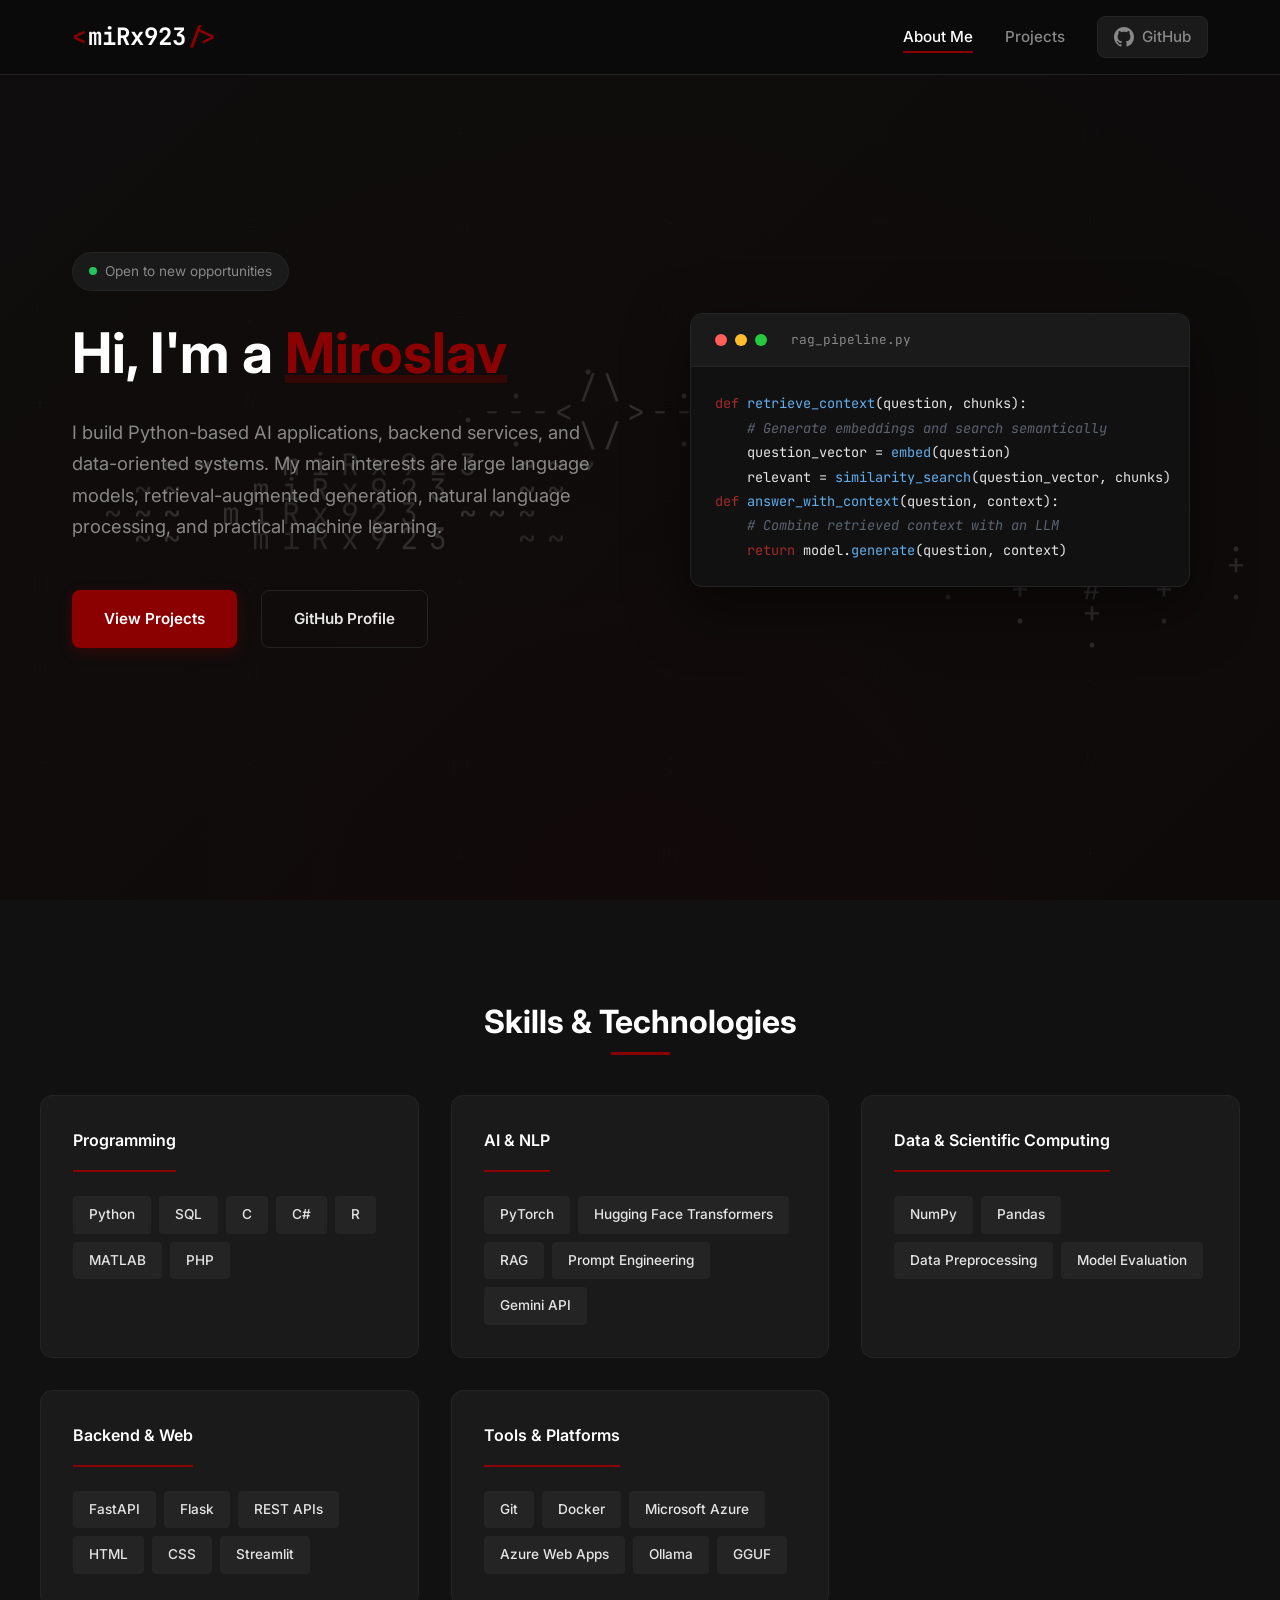
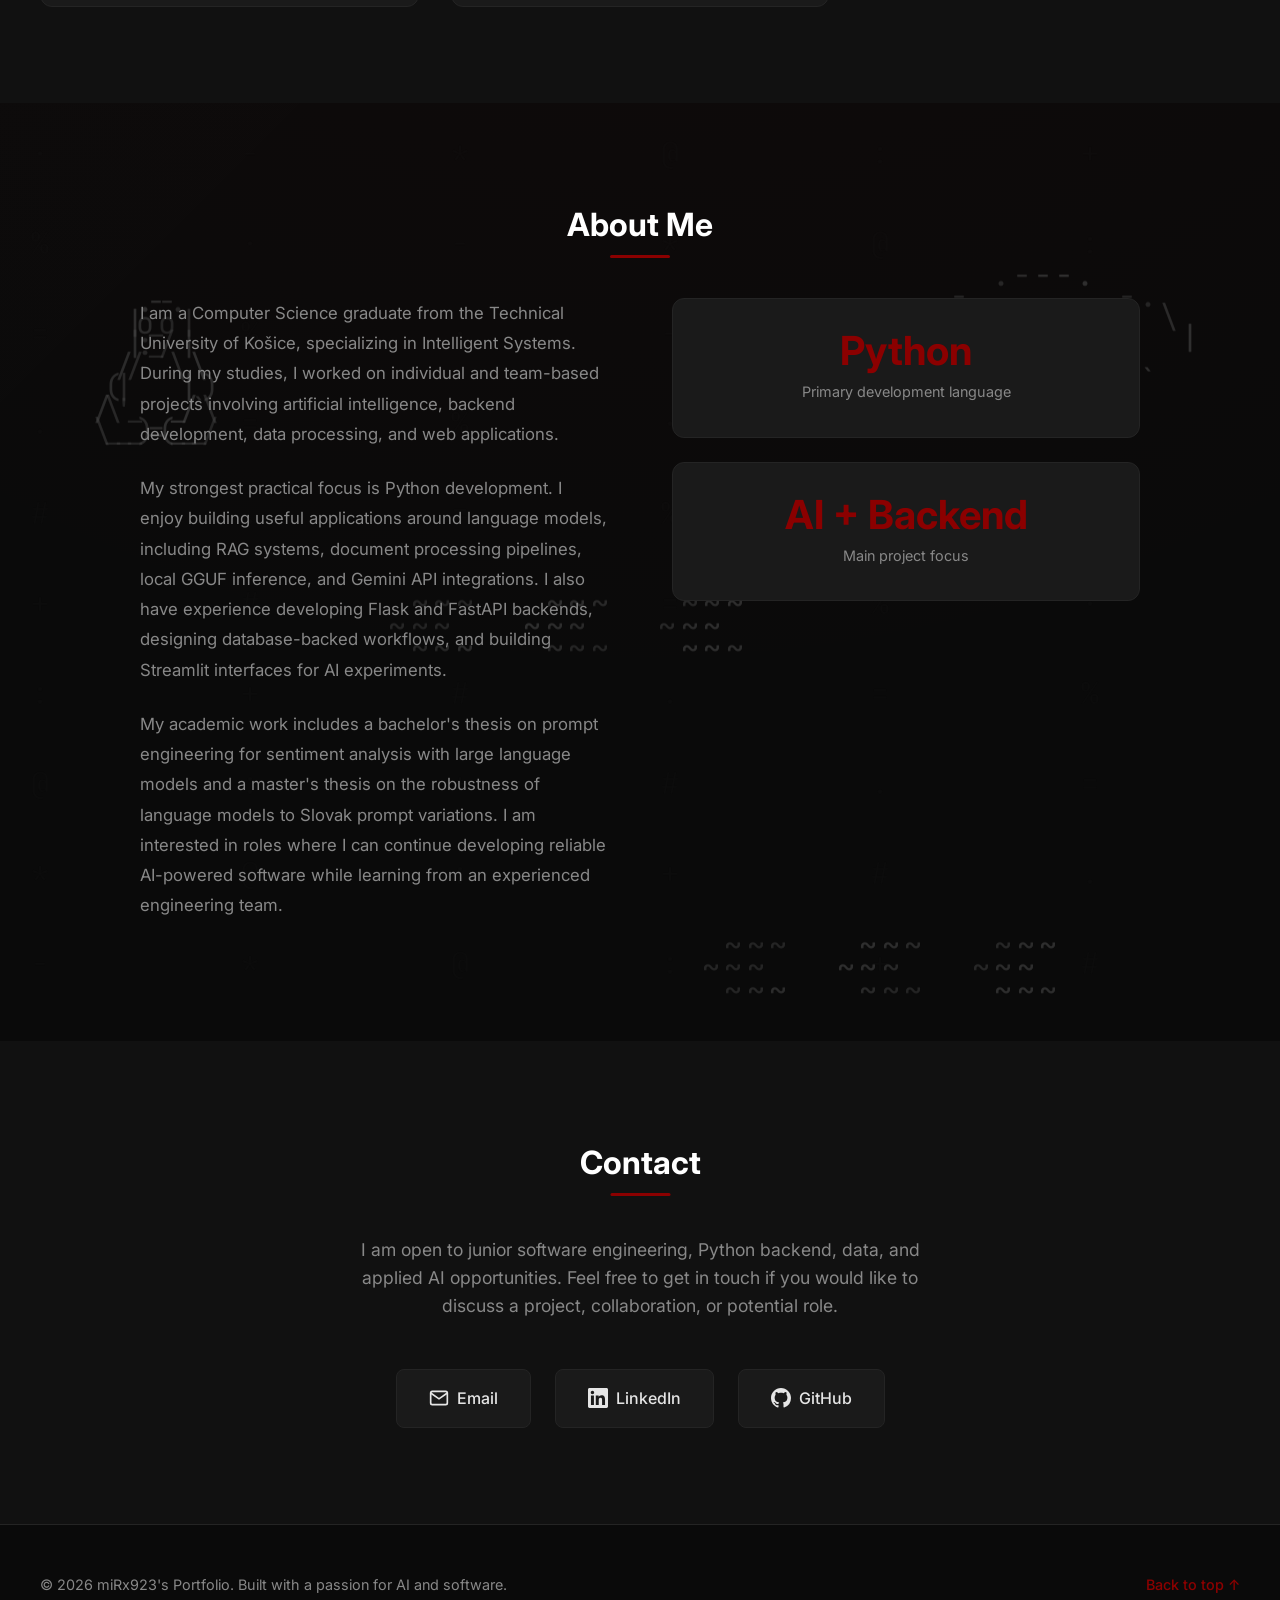
<file: index.html>
<!DOCTYPE html>
<html lang="en">
<head>
    <meta charset="UTF-8">
    <meta name="viewport" content="width=device-width, initial-scale=1.0">
    <meta name="description" content="Portfolio of a Computer Science graduate focused on Python, AI applications, NLP, RAG systems, backend development, and data-oriented software projects.">
    <title>Portfolio | miRx923</title>
    <link rel="stylesheet" href="css/style.css">
    <link rel="preconnect" href="https://fonts.googleapis.com">
    <link rel="preconnect" href="https://fonts.gstatic.com" crossorigin>
    <link href="https://fonts.googleapis.com/css2?family=Inter:wght@300;400;500;600;700&family=JetBrains+Mono:wght@400;500&display=swap" rel="stylesheet">
</head>

<body id="top">
    <nav class="navbar">
        <div class="nav-container">
            <a href="index.html" class="nav-logo">
                <span class="logo-bracket">&lt;</span>miRx923<span class="logo-bracket">/&gt;</span>
            </a>

            <ul class="nav-menu">
                <li><a href="index.html" class="nav-link active">About Me</a></li>
                <li><a href="projects.html" class="nav-link">Projects</a></li>
                <li>
                    <a href="https://github.com/miRx923" target="_blank" rel="noopener noreferrer" class="nav-link nav-github">
                        <svg width="20" height="20" viewBox="0 0 16 16" fill="currentColor" aria-hidden="true">
                            <path d="M8 0C3.58 0 0 3.58 0 8c0 3.54 2.29 6.53 5.47 7.59.4.07.55-.17.55-.38 0-.19-.01-.82-.01-1.49-2.01.37-2.53-.49-2.69-.94-.09-.23-.48-.94-.82-1.13-.28-.15-.68-.52-.01-.53.63-.01 1.08.58 1.23.82.72 1.21 1.87.87 2.33.66.07-.52.28-.87.51-1.07-1.78-.2-3.64-.89-3.64-3.95 0-.87.31-1.59.82-2.15-.08-.2-.36-1.02.08-2.12 0 0 .67-.21 2.2.82.64-.18 1.32-.27 2-.27.68 0 1.36.09 2 .27 1.53-1.04 2.2-.82 2.2-.82.44 1.1.16 1.92.08 2.12.51.56.82 1.27.82 2.15 0 3.07-1.87 3.75-3.65 3.95.29.25.54.73.54 1.48 0 1.07-.01 1.93-.01 2.2 0 .21.15.46.55.38A8.012 8.012 0 0 0 16 8c0-4.42-3.58-8-8-8z"/>
                        </svg>
                        GitHub
                    </a>
                </li>
            </ul>
        </div>
    </nav>

    <main>
        <div class="ascii-hero-background" aria-hidden="true">
            <canvas id="asciiCanvas"></canvas>
        </div>

        <section class="hero reveal">
            <div class="hero-content">
                <div class="hero-badge">
                    <span class="badge-dot"></span>
                    Open to new opportunities
                </div>

                <h1 class="hero-title">
                    Hi, I'm a <span class="highlight">Miroslav</span>
                </h1>

                <p class="hero-subtitle">
                    I build Python-based AI applications, backend services, and data-oriented
                    systems. My main interests are large language models, retrieval-augmented
                    generation, natural language processing, and practical machine learning.
                </p>

                <div class="hero-cta">
                    <a href="projects.html" class="btn btn-primary">View Projects</a>
                    <a href="https://github.com/miRx923" target="_blank" rel="noopener noreferrer" class="btn btn-secondary">GitHub Profile</a>
                </div>
            </div>

            <div class="hero-visual">
                <div class="code-window">
                    <div class="code-header">
                        <span class="code-dot red"></span>
                        <span class="code-dot yellow"></span>
                        <span class="code-dot green"></span>
                        <span class="code-title">rag_pipeline.py</span>
                    </div>

                    <div class="code-body">
                        <div class="code-line"><span class="code-keyword">def</span> <span class="code-function">retrieve_context</span>(question, chunks):</div>
                        <div class="code-line">    <span class="code-comment"># Generate embeddings and search semantically</span></div>
                        <div class="code-line">    question_vector = <span class="code-function">embed</span>(question)</div>
                        <div class="code-line">    relevant = <span class="code-function">similarity_search</span>(question_vector, chunks)</div>
                        <div class="code-line"></div>
                        <div class="code-line"><span class="code-keyword">def</span> <span class="code-function">answer_with_context</span>(question, context):</div>
                        <div class="code-line">    <span class="code-comment"># Combine retrieved context with an LLM</span></div>
                        <div class="code-line">    <span class="code-keyword">return</span> model.<span class="code-function">generate</span>(question, context)</div>
                    </div>
                </div>
            </div>
        </section>

        <section class="skills reveal">
            <h2 class="section-title">Skills &amp; Technologies</h2>

            <div class="skills-grid">
                <div class="skill-category">
                    <h3 class="skill-category-title">Programming</h3>
                    <div class="skill-tags">
                        <span class="skill-tag">Python</span>
                        <span class="skill-tag">SQL</span>
                        <span class="skill-tag">C</span>
                        <span class="skill-tag">C#</span>
                        <span class="skill-tag">R</span>
                        <span class="skill-tag">MATLAB</span>
                        <span class="skill-tag">PHP</span>
                    </div>
                </div>

                <div class="skill-category">
                    <h3 class="skill-category-title">AI &amp; NLP</h3>
                    <div class="skill-tags">
                        <span class="skill-tag">PyTorch</span>
                        <span class="skill-tag">Hugging Face Transformers</span>
                        <span class="skill-tag">RAG</span>
                        <span class="skill-tag">Prompt Engineering</span>
                        <span class="skill-tag">Gemini API</span>
                    </div>
                </div>

                <div class="skill-category">
                    <h3 class="skill-category-title">Data &amp; Scientific Computing</h3>
                    <div class="skill-tags">
                        <span class="skill-tag">NumPy</span>
                        <span class="skill-tag">Pandas</span>
                        <span class="skill-tag">Data Preprocessing</span>
                        <span class="skill-tag">Model Evaluation</span>
                    </div>
                </div>

                <div class="skill-category">
                    <h3 class="skill-category-title">Backend &amp; Web</h3>
                    <div class="skill-tags">
                        <span class="skill-tag">FastAPI</span>
                        <span class="skill-tag">Flask</span>
                        <span class="skill-tag">REST APIs</span>
                        <span class="skill-tag">HTML</span>
                        <span class="skill-tag">CSS</span>
                        <span class="skill-tag">Streamlit</span>
                    </div>
                </div>

                <div class="skill-category">
                    <h3 class="skill-category-title">Tools &amp; Platforms</h3>
                    <div class="skill-tags">
                        <span class="skill-tag">Git</span>
                        <span class="skill-tag">Docker</span>
                        <span class="skill-tag">Microsoft Azure</span>
                        <span class="skill-tag">Azure Web Apps</span>
                        <span class="skill-tag">Ollama</span>
                        <span class="skill-tag">GGUF</span>
                    </div>
                </div>
            </div>
        </section>

        <section class="about reveal">
            <h2 class="section-title">About Me</h2>

            <div class="about-content">
                <div class="about-text reveal reveal-left">
                    <p>
                        I am a Computer Science graduate from the Technical University of Košice,
                        specializing in Intelligent Systems. During my studies, I worked on
                        individual and team-based projects involving artificial intelligence,
                        backend development, data processing, and web applications.
                    </p>

                    <p>
                        My strongest practical focus is Python development. I enjoy building
                        useful applications around language models, including RAG systems,
                        document processing pipelines, local GGUF inference, and Gemini API
                        integrations. I also have experience developing Flask and FastAPI
                        backends, designing database-backed workflows, and building Streamlit
                        interfaces for AI experiments.
                    </p>

                    <p>
                        My academic work includes a bachelor's thesis on prompt engineering for
                        sentiment analysis with large language models and a master's thesis on
                        the robustness of language models to Slovak prompt variations. I am
                        interested in roles where I can continue developing reliable AI-powered
                        software while learning from an experienced engineering team.
                    </p>
                </div>

                <div class="about-stats reveal reveal-right">
                    <div class="stat-card">
                        <span class="stat-number">Python</span>
                        <span class="stat-label">Primary development language</span>
                    </div>

                    <div class="stat-card">
                        <span class="stat-number">AI + Backend</span>
                        <span class="stat-label">Main project focus</span>
                    </div>
                </div>
            </div>
        </section>

        <section class="contact reveal">
            <h2 class="section-title">Contact</h2>

            <div class="contact-content">
                <p class="contact-text">
                    I am open to junior software engineering, Python backend, data, and applied
                    AI opportunities. Feel free to get in touch if you would like to discuss a
                    project, collaboration, or potential role.
                </p>

                <div class="contact-links">
                    <a href="mailto:tvoj@email.sk" class="contact-link">
                        <svg width="20" height="20" viewBox="0 0 24 24" fill="none" stroke="currentColor" stroke-width="2" aria-hidden="true">
                            <path d="M4 4h16c1.1 0 2 .9 2 2v12c0 1.1-.9 2-2 2H4c-1.1 0-2-.9-2-2V6c0-1.1.9-2 2-2z"/>
                            <polyline points="22,6 12,13 2,6"/>
                        </svg>
                        Email
                    </a>

                    <a href="https://linkedin.com/in/tvojprofil" target="_blank" rel="noopener noreferrer" class="contact-link">
                        <svg width="20" height="20" viewBox="0 0 24 24" fill="currentColor" aria-hidden="true">
                            <path d="M20.447 20.452h-3.554v-5.569c0-1.328-.027-3.037-1.852-3.037-1.853 0-2.136 1.445-2.136 2.939v5.667H9.351V9h3.414v1.561h.046c.477-.9 1.637-1.85 3.37-1.85 3.601 0 4.267 2.37 4.267 5.455v6.286zM5.337 7.433c-1.144 0-2.063-.926-2.063-2.065 0-1.138.92-2.063 2.063-2.063 1.14 0 2.064.925 2.064 2.063 0 1.139-.925 2.065-2.064 2.065zm1.782 13.019H3.555V9h3.564v11.452zM22.225 0H1.771C.792 0 0 .774 0 1.729v20.542C0 23.227.792 24 1.771 24h20.451C23.2 24 24 23.227 24 22.271V1.729C24 .774 23.2 0 22.222 0h.003z"/>
                        </svg>
                        LinkedIn
                    </a>

                    <a href="https://github.com/miRx923" target="_blank" rel="noopener noreferrer" class="contact-link">
                        <svg width="20" height="20" viewBox="0 0 16 16" fill="currentColor" aria-hidden="true">
                            <path d="M8 0C3.58 0 0 3.58 0 8c0 3.54 2.29 6.53 5.47 7.59.4.07.55-.17.55-.38 0-.19-.01-.82-.01-1.49-2.01.37-2.53-.49-2.69-.94-.09-.23-.48-.94-.82-1.13-.28-.15-.68-.52-.01-.53.63-.01 1.08.58 1.23.82.72 1.21 1.87.87 2.33.66.07-.52.28-.87.51-1.07-1.78-.2-3.64-.89-3.64-3.95 0-.87.31-1.59.82-2.15-.08-.2-.36-1.02.08-2.12 0 0 .67-.21 2.2.82.64-.18 1.32-.27 2-.27 0.68 0 1.36.09 2 .27 1.53-1.04 2.2-.82 2.2-.82.44 1.1.16 1.92.08 2.12.51.56.82 1.27.82 2.15 0 3.07-1.87 3.75-3.65 3.95.29.25.54.73.54 1.48 0 1.07-.01 1.93-.01 2.2 0 .21.15.46.55.38A8.012 8.012 0 0 0 16 8c0-4.42-3.58-8-8-8z"/>
                        </svg>
                        GitHub
                    </a>
                </div>
            </div>
        </section>
    </main>

    <footer class="footer">
        <div class="footer-content">
            <p>&copy; 2026 miRx923's Portfolio. Built with a passion for AI and software.</p>
            <a href="#top" class="back-to-top">Back to top ↑</a>
        </div>
    </footer>

    <script src="js/main.js"></script>
</body>
</html>
</file>
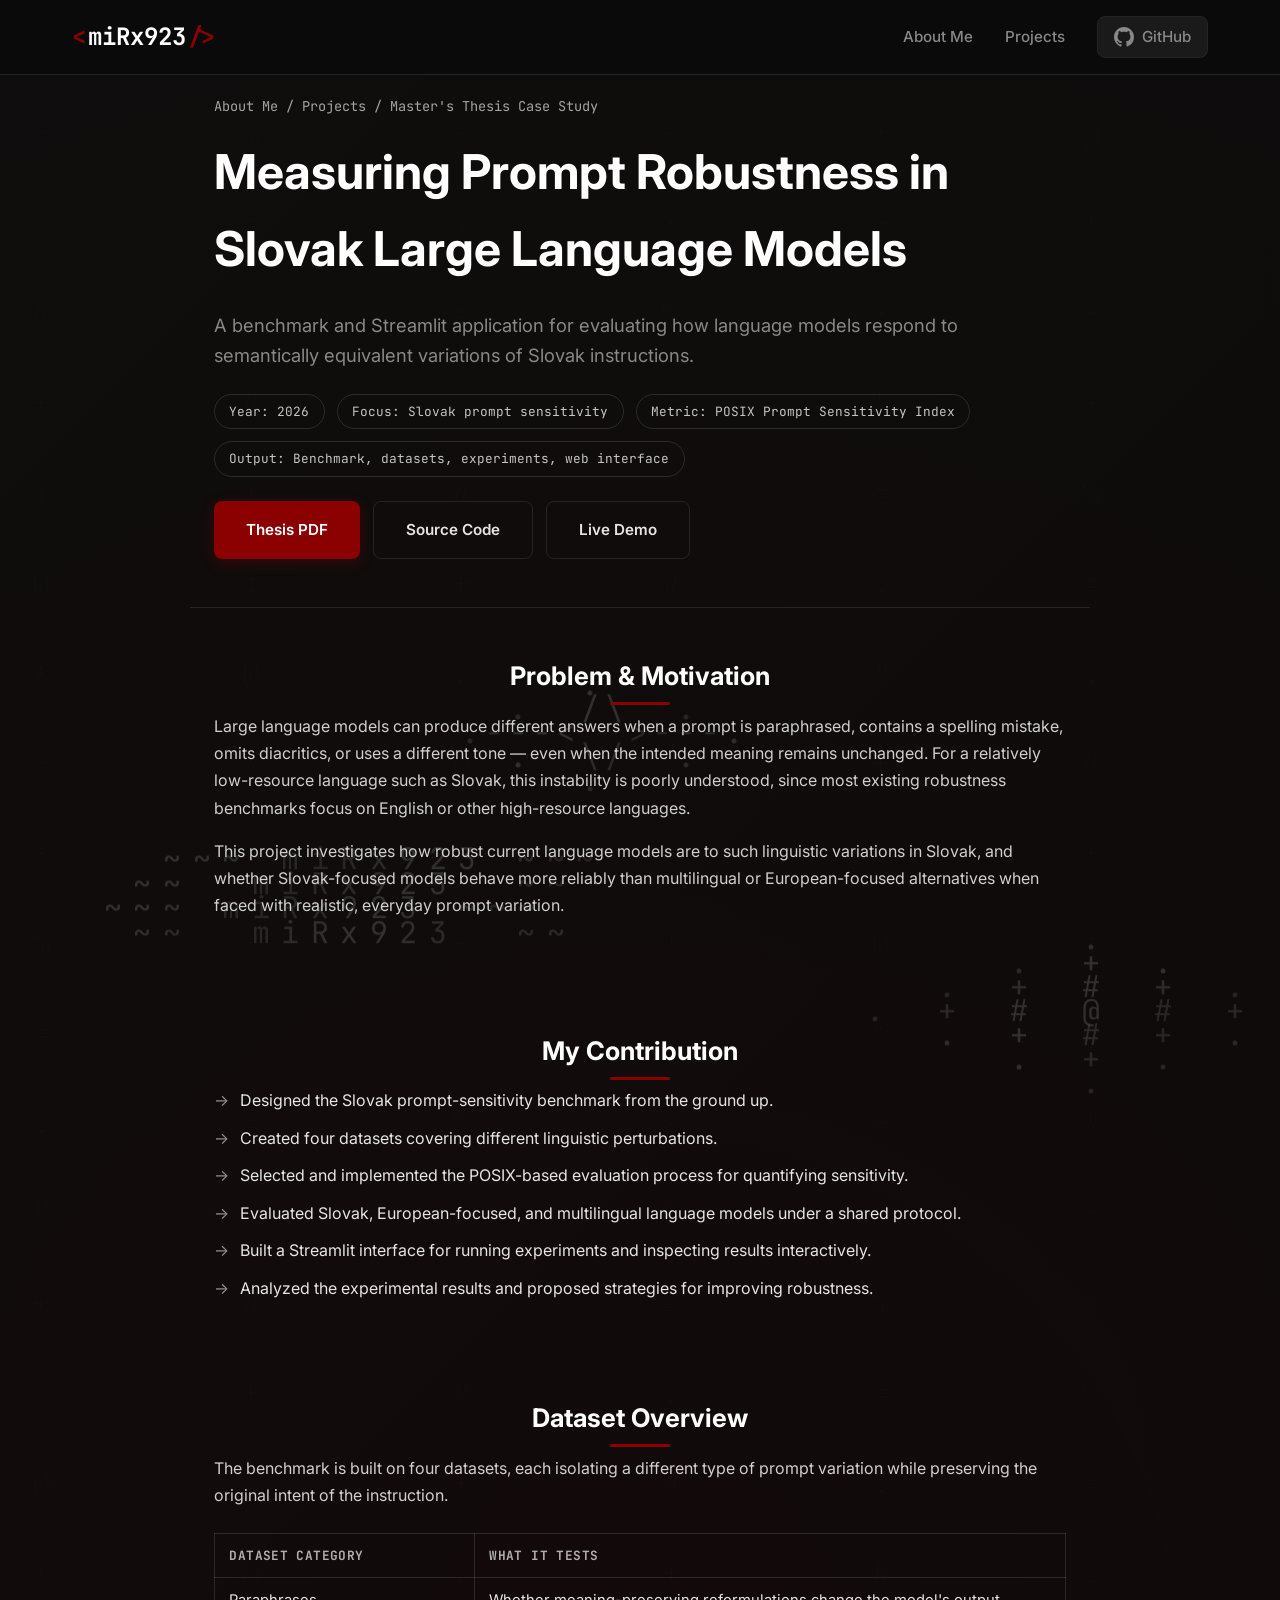
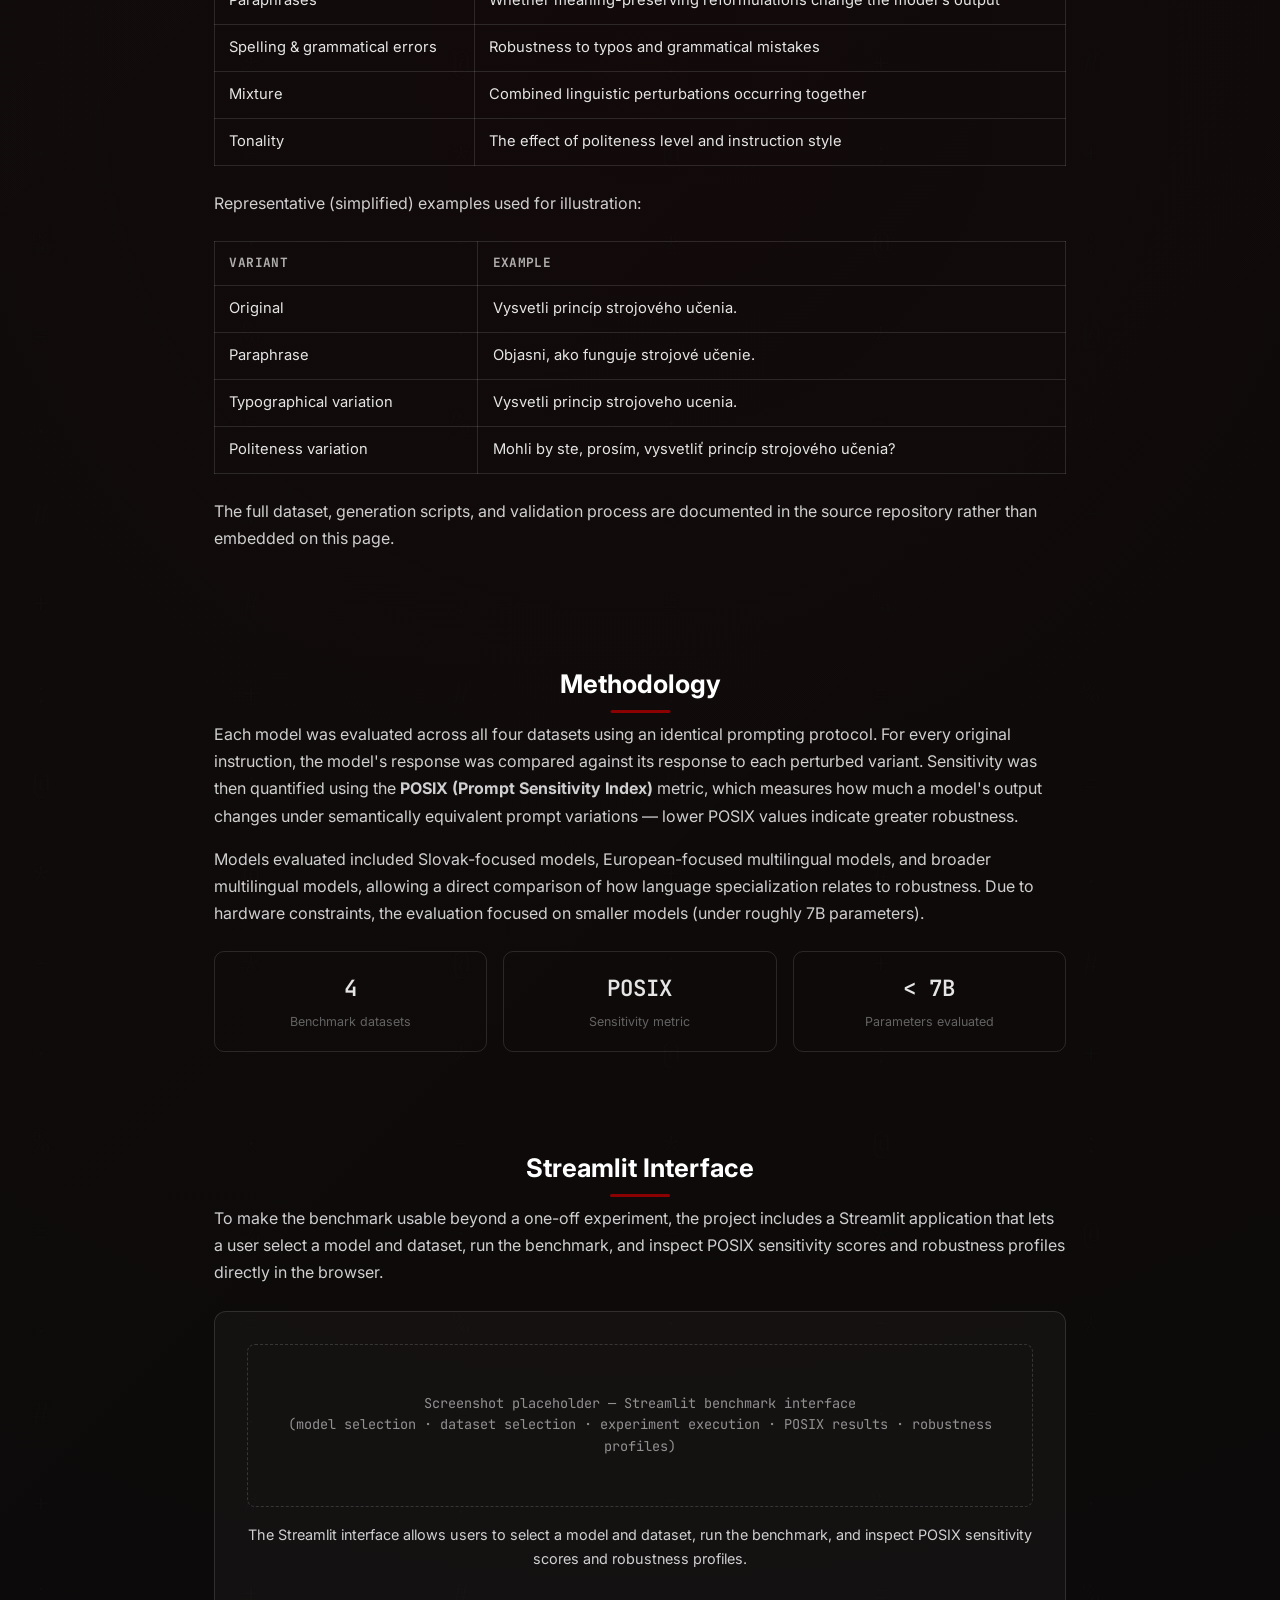
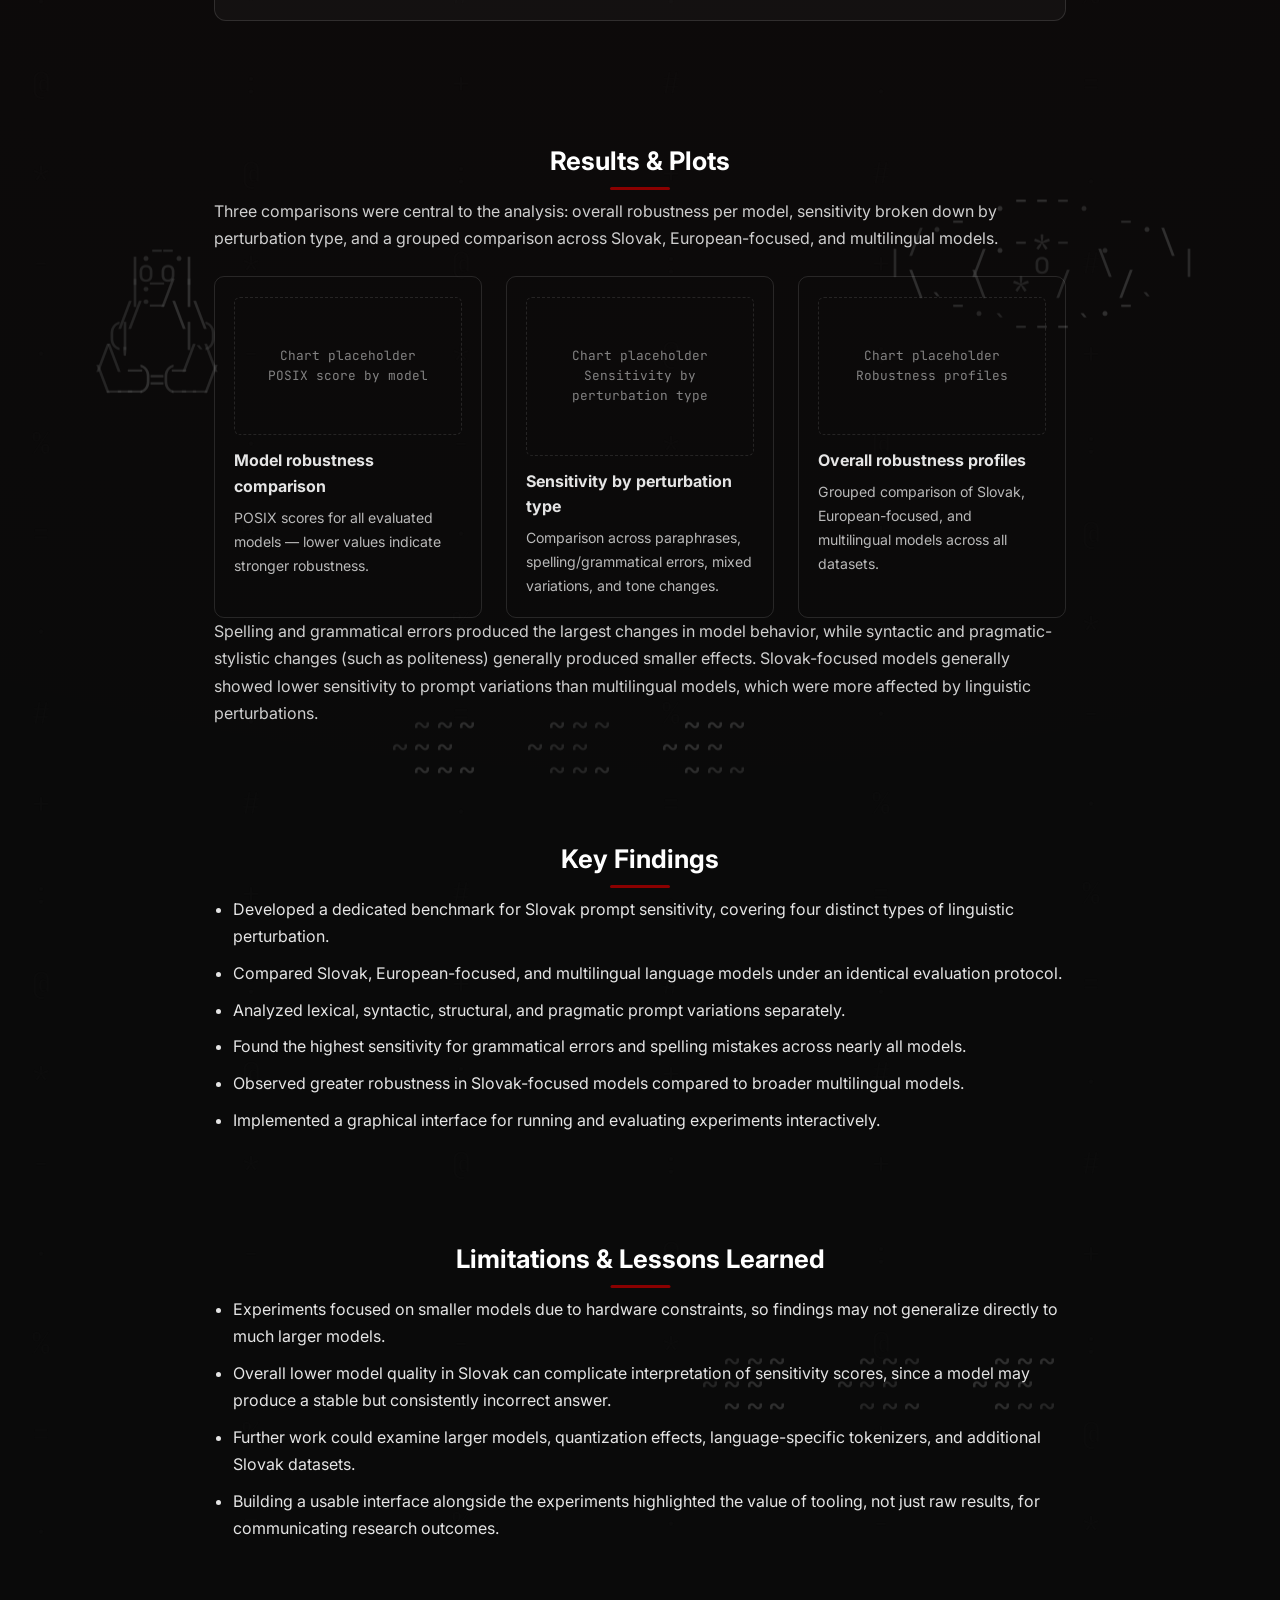
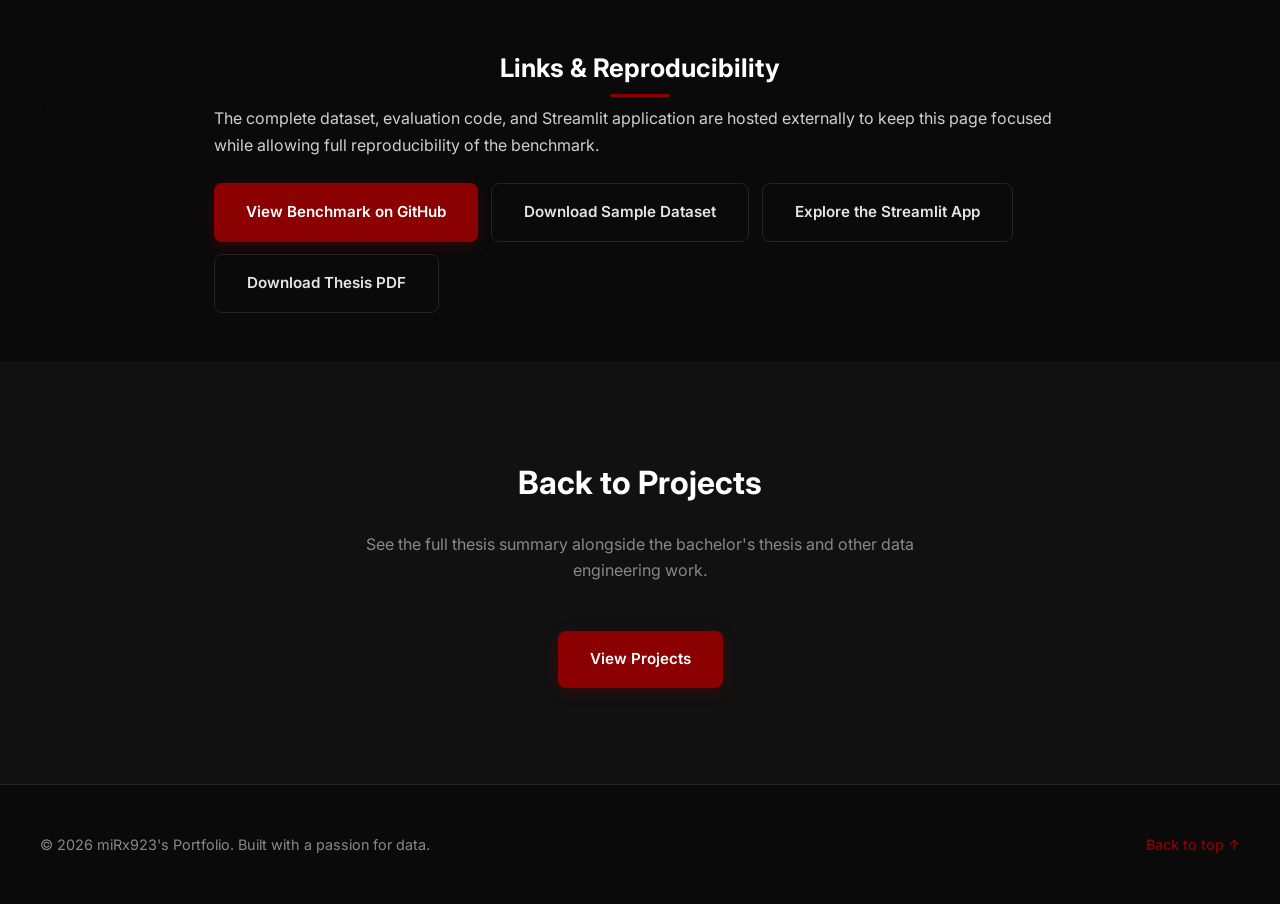
<file: masters-thesis.html>
<!DOCTYPE html>
<html lang="en">
<head>
    <meta charset="UTF-8">
    <meta name="viewport" content="width=device-width, initial-scale=1.0">
    <title>Master's Thesis Case Study | miRx923</title>
    <link rel="stylesheet" href="css/style.css">
    <link rel="preconnect" href="https://fonts.googleapis.com">
    <link rel="preconnect" href="https://fonts.gstatic.com" crossorigin>
    <link href="https://fonts.googleapis.com/css2?family=Inter:wght@300;400;500;600;700&family=JetBrains+Mono:wght@400;500&display=swap" rel="stylesheet">
    <style>
        /* Local, page-scoped styles for the thesis case study.
           These extend style.css without modifying the shared stylesheet. */
        .thesis-hero {
            padding: 6rem 1.5rem 3rem;
            max-width: 900px;
            margin: 0 auto;
            text-align: left;
        }
        .thesis-breadcrumb {
            font-family: 'JetBrains Mono', monospace;
            font-size: 0.85rem;
            opacity: 0.7;
            margin-bottom: 1rem;
        }
        .thesis-breadcrumb a { color: inherit; text-decoration: none; }
        .thesis-breadcrumb a:hover { text-decoration: underline; }
        .thesis-meta-row {
            display: flex;
            flex-wrap: wrap;
            gap: 0.75rem;
            margin-top: 1.5rem;
        }
        .thesis-meta-item {
            font-family: 'JetBrains Mono', monospace;
            font-size: 0.8rem;
            padding: 0.4rem 0.9rem;
            border: 1px solid rgba(255,255,255,0.15);
            border-radius: 999px;
            opacity: 0.85;
        }
        .thesis-section {
            max-width: 900px;
            margin: 0 auto;
            padding: 3rem 1.5rem;
        }
        .thesis-section h2 {
            font-size: 1.6rem;
            margin-bottom: 1rem;
        }
        .thesis-section p {
            line-height: 1.7;
            margin-bottom: 1rem;
            opacity: 0.9;
        }
        .contribution-list {
            list-style: none;
            padding: 0;
            display: grid;
            gap: 0.75rem;
        }
        .contribution-list li {
            padding-left: 1.6rem;
            position: relative;
            line-height: 1.6;
        }
        .contribution-list li::before {
            content: "→";
            position: absolute;
            left: 0;
            opacity: 0.6;
        }
        .dataset-table, .example-table {
            width: 100%;
            border-collapse: collapse;
            margin: 1.5rem 0;
            font-size: 0.92rem;
        }
        .dataset-table th, .dataset-table td,
        .example-table th, .example-table td {
            border: 1px solid rgba(255,255,255,0.12);
            padding: 0.7rem 0.9rem;
            text-align: left;
            vertical-align: top;
        }
        .dataset-table th, .example-table th {
            font-family: 'JetBrains Mono', monospace;
            font-size: 0.8rem;
            text-transform: uppercase;
            letter-spacing: 0.03em;
            opacity: 0.75;
        }
        .interface-preview {
            border: 1px solid rgba(255,255,255,0.12);
            border-radius: 12px;
            padding: 2rem;
            margin: 1.5rem 0;
            text-align: center;
            background: rgba(255,255,255,0.03);
        }
        .interface-preview .placeholder-frame {
            border: 1px dashed rgba(255,255,255,0.25);
            border-radius: 8px;
            padding: 3rem 1rem;
            font-family: 'JetBrains Mono', monospace;
            font-size: 0.85rem;
            opacity: 0.6;
            margin-bottom: 1rem;
        }
        .interface-caption {
            font-size: 0.9rem;
            opacity: 0.75;
            margin-top: 0.5rem;
        }
        .research-stats {
            display: grid;
            grid-template-columns: repeat(auto-fit, minmax(140px, 1fr));
            gap: 1rem;
            margin-top: 1.5rem;
        }
        .research-stat {
            border: 1px solid rgba(255,255,255,0.12);
            border-radius: 10px;
            padding: 1.2rem;
            text-align: center;
        }
        .research-stat .stat-value {
            display: block;
            font-family: 'JetBrains Mono', monospace;
            font-size: 1.4rem;
            font-weight: 600;
        }
        .research-stat .stat-label {
            display: block;
            font-size: 0.78rem;
            opacity: 0.7;
            margin-top: 0.3rem;
        }
        .plot-grid {
            display: grid;
            grid-template-columns: repeat(auto-fit, minmax(260px, 1fr));
            gap: 1.5rem;
            margin-top: 1.5rem;
        }
        .plot-card {
            border: 1px solid rgba(255,255,255,0.12);
            border-radius: 10px;
            padding: 1.2rem;
        }
        .plot-card .plot-placeholder {
            border: 1px dashed rgba(255,255,255,0.2);
            border-radius: 6px;
            padding: 3rem 1rem;
            text-align: center;
            font-family: 'JetBrains Mono', monospace;
            font-size: 0.8rem;
            opacity: 0.55;
            margin-bottom: 0.8rem;
        }
        .plot-card h3 {
            font-size: 1rem;
            margin-bottom: 0.4rem;
        }
        .plot-card p {
            font-size: 0.88rem;
            opacity: 0.8;
            margin: 0;
        }
        .findings-list, .limitations-list {
            padding-left: 1.2rem;
            line-height: 1.7;
        }
        .findings-list li, .limitations-list li {
            margin-bottom: 0.6rem;
        }
        .thesis-links {
            display: flex;
            flex-wrap: wrap;
            gap: 0.8rem;
            margin-top: 1.5rem;
        }
        .thesis-divider {
            border: none;
            border-top: 1px solid rgba(255,255,255,0.1);
            margin: 0 auto;
            max-width: 900px;
        }
    </style>
</head>

<body id="top">
    <nav class="navbar">
        <div class="nav-container">
            <a href="index.html" class="nav-logo">
                <span class="logo-bracket">&lt;</span>miRx923<span class="logo-bracket">/&gt;</span>
            </a>

            <ul class="nav-menu">
                <li><a href="index.html" class="nav-link">About Me</a></li>
                <li><a href="projects.html" class="nav-link active">Projects</a></li>
                <li>
                    <a href="https://github.com/tvojemeno" target="_blank" rel="noopener noreferrer" class="nav-link nav-github">
                        <svg width="20" height="20" viewBox="0 0 16 16" fill="currentColor" aria-hidden="true">
                            <path d="M8 0C3.58 0 0 3.58 0 8c0 3.54 2.29 6.53 5.47 7.59.4.07.55-.17.55-.38 0-.19-.01-.82-.01-1.49-2.01.37-2.53-.49-2.69-.94-.09-.23-.48-.94-.82-1.13-.28-.15-.68-.52-.01-.53.63-.01 1.08.58 1.23.82.72 1.21 1.87.87 2.33.66.07-.52.28-.87.51-1.07-1.78-.2-3.64-.89-3.64-3.95 0-.87.31-1.59.82-2.15-.08-.2-.36-1.02.08-2.12 0 0 .67-.21 2.2.82.64-.18 1.32-.27 2-.27.68 0 1.36.09 2 .27 1.53-1.04 2.2-.82 2.2-.82.44 1.1.16 1.92.08 2.12.51.56.82 1.27.82 2.15 0 3.07-1.87 3.75-3.65 3.95.29.25.54.73.54 1.48 0 1.07-.01 1.93-.01 2.2 0 .21.15.46.55.38A8.012 8.012 0 0 0 16 8c0-4.42-3.58-8-8-8z"/>
                        </svg>
                        GitHub
                    </a>
                </li>
            </ul>
        </div>
    </nav>

    <main>
        <div class="ascii-hero-background" aria-hidden="true">
            <canvas id="asciiCanvas"></canvas>
        </div>

        <section class="thesis-hero reveal">
            <div class="thesis-breadcrumb">
                <a href="index.html">About Me</a> / <a href="projects.html">Projects</a> / Master's Thesis Case Study
            </div>

            <h1 class="page-title">Measuring Prompt Robustness in Slovak Large Language Models</h1>
            <p class="page-subtitle">
                A benchmark and Streamlit application for evaluating how language models respond to
                semantically equivalent variations of Slovak instructions.
            </p>

            <div class="thesis-meta-row">
                <span class="thesis-meta-item">Year: 2026</span>
                <span class="thesis-meta-item">Focus: Slovak prompt sensitivity</span>
                <span class="thesis-meta-item">Metric: POSIX Prompt Sensitivity Index</span>
                <span class="thesis-meta-item">Output: Benchmark, datasets, experiments, web interface</span>
            </div>

            <div class="thesis-links">
                <a href="#" target="_blank" rel="noopener noreferrer" class="btn btn-primary">Thesis PDF</a>
                <a href="#" target="_blank" rel="noopener noreferrer" class="btn btn-secondary">Source Code</a>
                <a href="#" target="_blank" rel="noopener noreferrer" class="btn btn-secondary">Live Demo</a>
            </div>
        </section>

        <hr class="thesis-divider">

        <section class="thesis-section reveal">
            <h2 class="section-title">Problem &amp; Motivation</h2>
            <p>
                Large language models can produce different answers when a prompt is paraphrased, contains a
                spelling mistake, omits diacritics, or uses a different tone — even when the intended meaning
                remains unchanged. For a relatively low-resource language such as Slovak, this instability is
                poorly understood, since most existing robustness benchmarks focus on English or other
                high-resource languages.
            </p>
            <p>
                This project investigates how robust current language models are to such linguistic variations
                in Slovak, and whether Slovak-focused models behave more reliably than multilingual or
                European-focused alternatives when faced with realistic, everyday prompt variation.
            </p>
        </section>

        <section class="thesis-section reveal">
            <h2 class="section-title">My Contribution</h2>
            <ul class="contribution-list">
                <li>Designed the Slovak prompt-sensitivity benchmark from the ground up.</li>
                <li>Created four datasets covering different linguistic perturbations.</li>
                <li>Selected and implemented the POSIX-based evaluation process for quantifying sensitivity.</li>
                <li>Evaluated Slovak, European-focused, and multilingual language models under a shared protocol.</li>
                <li>Built a Streamlit interface for running experiments and inspecting results interactively.</li>
                <li>Analyzed the experimental results and proposed strategies for improving robustness.</li>
            </ul>
        </section>

        <section class="thesis-section reveal">
            <h2 class="section-title">Dataset Overview</h2>
            <p>
                The benchmark is built on four datasets, each isolating a different type of prompt variation
                while preserving the original intent of the instruction.
            </p>

            <table class="dataset-table">
                <thead>
                    <tr>
                        <th>Dataset category</th>
                        <th>What it tests</th>
                    </tr>
                </thead>
                <tbody>
                    <tr>
                        <td>Paraphrases</td>
                        <td>Whether meaning-preserving reformulations change the model's output</td>
                    </tr>
                    <tr>
                        <td>Spelling &amp; grammatical errors</td>
                        <td>Robustness to typos and grammatical mistakes</td>
                    </tr>
                    <tr>
                        <td>Mixture</td>
                        <td>Combined linguistic perturbations occurring together</td>
                    </tr>
                    <tr>
                        <td>Tonality</td>
                        <td>The effect of politeness level and instruction style</td>
                    </tr>
                </tbody>
            </table>

            <p>Representative (simplified) examples used for illustration:</p>

            <table class="example-table">
                <thead>
                    <tr>
                        <th>Variant</th>
                        <th>Example</th>
                    </tr>
                </thead>
                <tbody>
                    <tr>
                        <td>Original</td>
                        <td>Vysvetli princíp strojového učenia.</td>
                    </tr>
                    <tr>
                        <td>Paraphrase</td>
                        <td>Objasni, ako funguje strojové učenie.</td>
                    </tr>
                    <tr>
                        <td>Typographical variation</td>
                        <td>Vysvetli princip strojoveho ucenia.</td>
                    </tr>
                    <tr>
                        <td>Politeness variation</td>
                        <td>Mohli by ste, prosím, vysvetliť princíp strojového učenia?</td>
                    </tr>
                </tbody>
            </table>

            <p>
                The full dataset, generation scripts, and validation process are documented in the source
                repository rather than embedded on this page.
            </p>
        </section>

        <section class="thesis-section reveal">
            <h2 class="section-title">Methodology</h2>
            <p>
                Each model was evaluated across all four datasets using an identical prompting protocol. For
                every original instruction, the model's response was compared against its response to each
                perturbed variant. Sensitivity was then quantified using the <strong>POSIX (Prompt Sensitivity
                Index)</strong> metric, which measures how much a model's output changes under semantically
                equivalent prompt variations — lower POSIX values indicate greater robustness.
            </p>
            <p>
                Models evaluated included Slovak-focused models, European-focused multilingual models, and
                broader multilingual models, allowing a direct comparison of how language specialization
                relates to robustness. Due to hardware constraints, the evaluation focused on smaller models
                (under roughly 7B parameters).
            </p>

            <div class="research-stats">
                <div class="research-stat">
                    <span class="stat-value">4</span>
                    <span class="stat-label">Benchmark datasets</span>
                </div>
                <div class="research-stat">
                    <span class="stat-value">POSIX</span>
                    <span class="stat-label">Sensitivity metric</span>
                </div>
                <div class="research-stat">
                    <span class="stat-value">&lt; 7B</span>
                    <span class="stat-label">Parameters evaluated</span>
                </div>
            </div>
        </section>

        <section class="thesis-section reveal">
            <h2 class="section-title">Streamlit Interface</h2>
            <p>
                To make the benchmark usable beyond a one-off experiment, the project includes a Streamlit
                application that lets a user select a model and dataset, run the benchmark, and inspect POSIX
                sensitivity scores and robustness profiles directly in the browser.
            </p>

            <div class="interface-preview">
                <div class="placeholder-frame">
                    Screenshot placeholder — Streamlit benchmark interface<br>
                    (model selection · dataset selection · experiment execution · POSIX results · robustness profiles)
                </div>
                <p class="interface-caption">
                    The Streamlit interface allows users to select a model and dataset, run the benchmark, and
                    inspect POSIX sensitivity scores and robustness profiles.
                </p>
            </div>
        </section>

        <section class="thesis-section reveal">
            <h2 class="section-title">Results &amp; Plots</h2>
            <p>
                Three comparisons were central to the analysis: overall robustness per model, sensitivity broken
                down by perturbation type, and a grouped comparison across Slovak, European-focused, and
                multilingual models.
            </p>

            <div class="plot-grid">
                <div class="plot-card">
                    <div class="plot-placeholder">Chart placeholder<br>POSIX score by model</div>
                    <h3>Model robustness comparison</h3>
                    <p>POSIX scores for all evaluated models — lower values indicate stronger robustness.</p>
                </div>
                <div class="plot-card">
                    <div class="plot-placeholder">Chart placeholder<br>Sensitivity by perturbation type</div>
                    <h3>Sensitivity by perturbation type</h3>
                    <p>Comparison across paraphrases, spelling/grammatical errors, mixed variations, and tone changes.</p>
                </div>
                <div class="plot-card">
                    <div class="plot-placeholder">Chart placeholder<br>Robustness profiles</div>
                    <h3>Overall robustness profiles</h3>
                    <p>Grouped comparison of Slovak, European-focused, and multilingual models across all datasets.</p>
                </div>
            </div>

            <p>
                Spelling and grammatical errors produced the largest changes in model behavior, while
                syntactic and pragmatic-stylistic changes (such as politeness) generally produced smaller
                effects. Slovak-focused models generally showed lower sensitivity to prompt variations than
                multilingual models, which were more affected by linguistic perturbations.
            </p>
        </section>

        <section class="thesis-section reveal">
            <h2 class="section-title">Key Findings</h2>
            <ul class="findings-list">
                <li>Developed a dedicated benchmark for Slovak prompt sensitivity, covering four distinct types of linguistic perturbation.</li>
                <li>Compared Slovak, European-focused, and multilingual language models under an identical evaluation protocol.</li>
                <li>Analyzed lexical, syntactic, structural, and pragmatic prompt variations separately.</li>
                <li>Found the highest sensitivity for grammatical errors and spelling mistakes across nearly all models.</li>
                <li>Observed greater robustness in Slovak-focused models compared to broader multilingual models.</li>
                <li>Implemented a graphical interface for running and evaluating experiments interactively.</li>
            </ul>
        </section>

        <section class="thesis-section reveal">
            <h2 class="section-title">Limitations &amp; Lessons Learned</h2>
            <ul class="limitations-list">
                <li>Experiments focused on smaller models due to hardware constraints, so findings may not generalize directly to much larger models.</li>
                <li>Overall lower model quality in Slovak can complicate interpretation of sensitivity scores, since a model may produce a stable but consistently incorrect answer.</li>
                <li>Further work could examine larger models, quantization effects, language-specific tokenizers, and additional Slovak datasets.</li>
                <li>Building a usable interface alongside the experiments highlighted the value of tooling, not just raw results, for communicating research outcomes.</li>
            </ul>
        </section>

        <section class="thesis-section reveal">
            <h2 class="section-title">Links &amp; Reproducibility</h2>
            <p>
                The complete dataset, evaluation code, and Streamlit application are hosted externally to keep
                this page focused while allowing full reproducibility of the benchmark.
            </p>
            <div class="thesis-links">
                <a href="#" target="_blank" rel="noopener noreferrer" class="btn btn-primary">View Benchmark on GitHub</a>
                <a href="#" target="_blank" rel="noopener noreferrer" class="btn btn-secondary">Download Sample Dataset</a>
                <a href="#" target="_blank" rel="noopener noreferrer" class="btn btn-secondary">Explore the Streamlit App</a>
                <a href="#" target="_blank" rel="noopener noreferrer" class="btn btn-secondary">Download Thesis PDF</a>
            </div>
        </section>

        <section class="cta-section reveal">
            <div class="cta-content">
                <h2>Back to Projects</h2>
                <p>See the full thesis summary alongside the bachelor's thesis and other data engineering work.</p>
                <a href="projects.html" class="btn btn-primary">View Projects</a>
            </div>
        </section>
    </main>

    <footer class="footer">
        <div class="footer-content">
            <p>&copy; 2026 miRx923's Portfolio. Built with a passion for data.</p>
            <a href="#top" class="back-to-top">Back to top ↑</a>
        </div>
    </footer>

    <script src="js/main.js"></script>
</body>
</html>
</file>
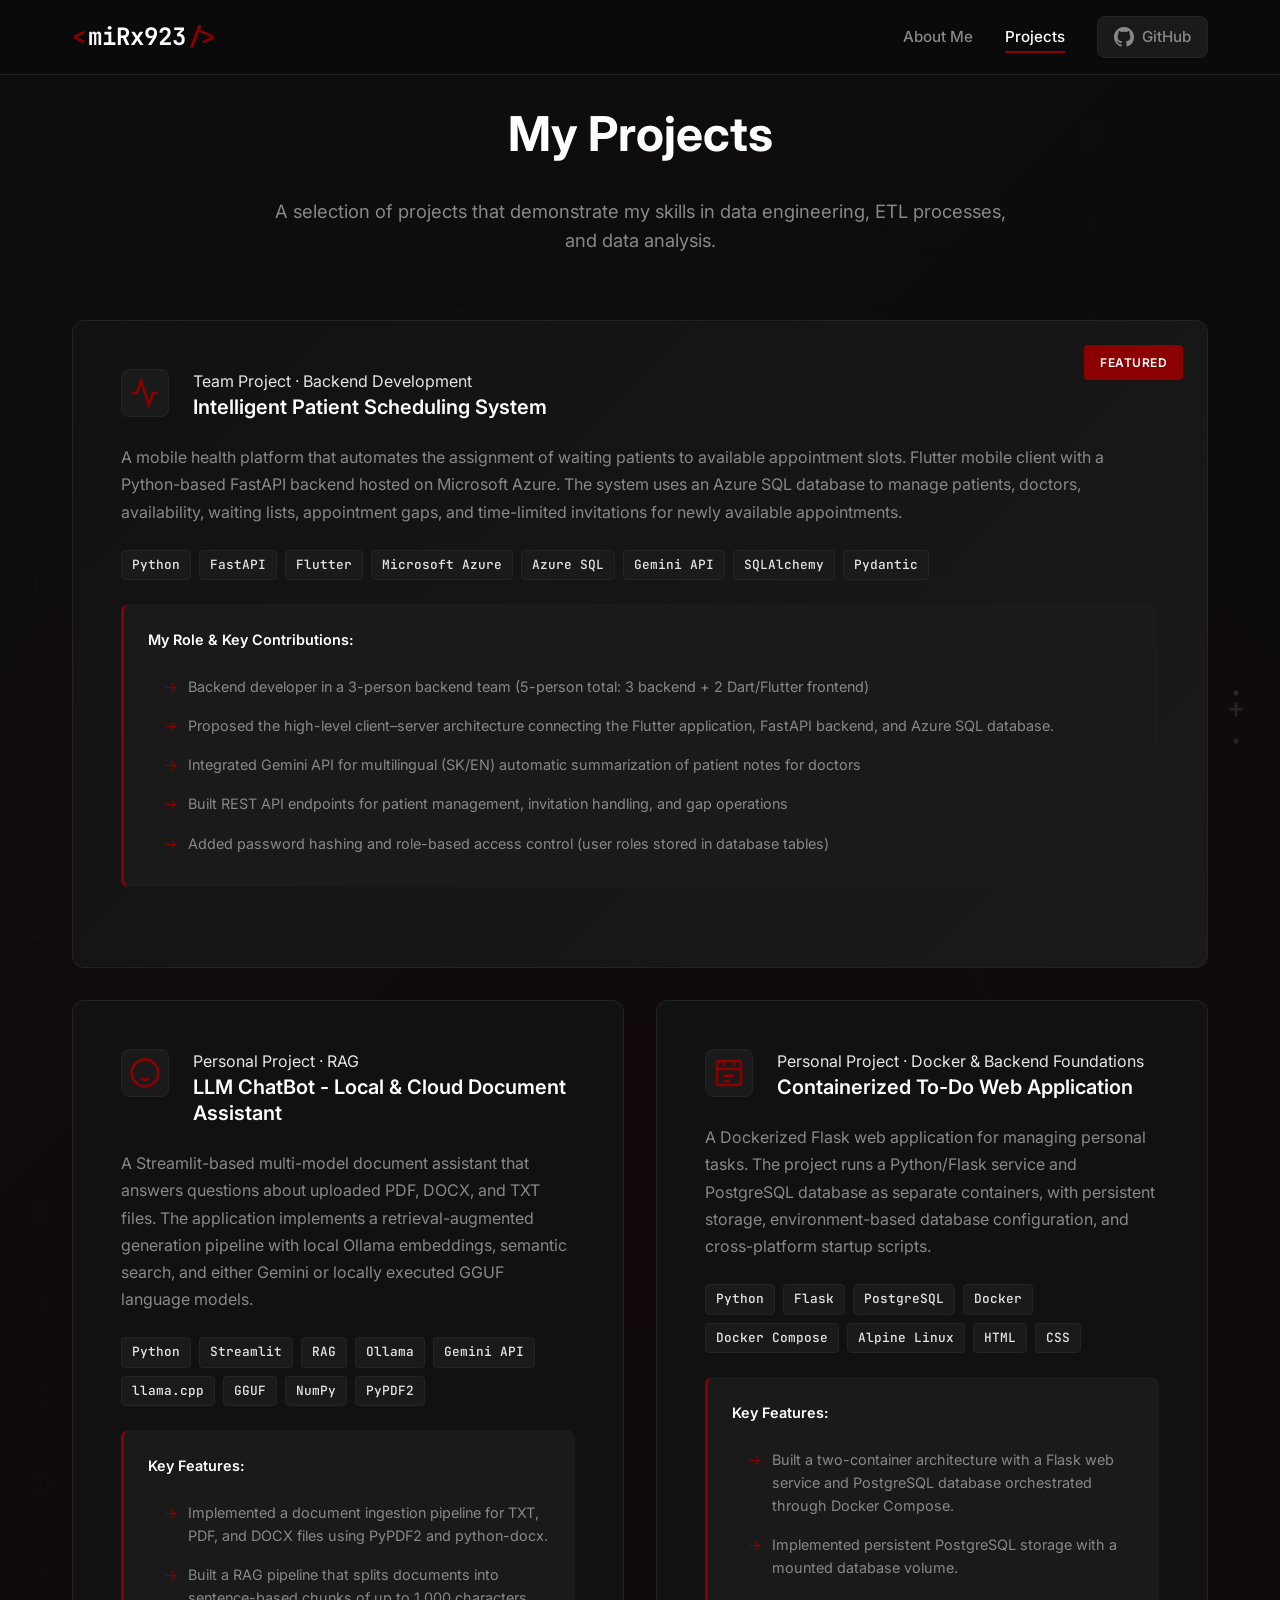
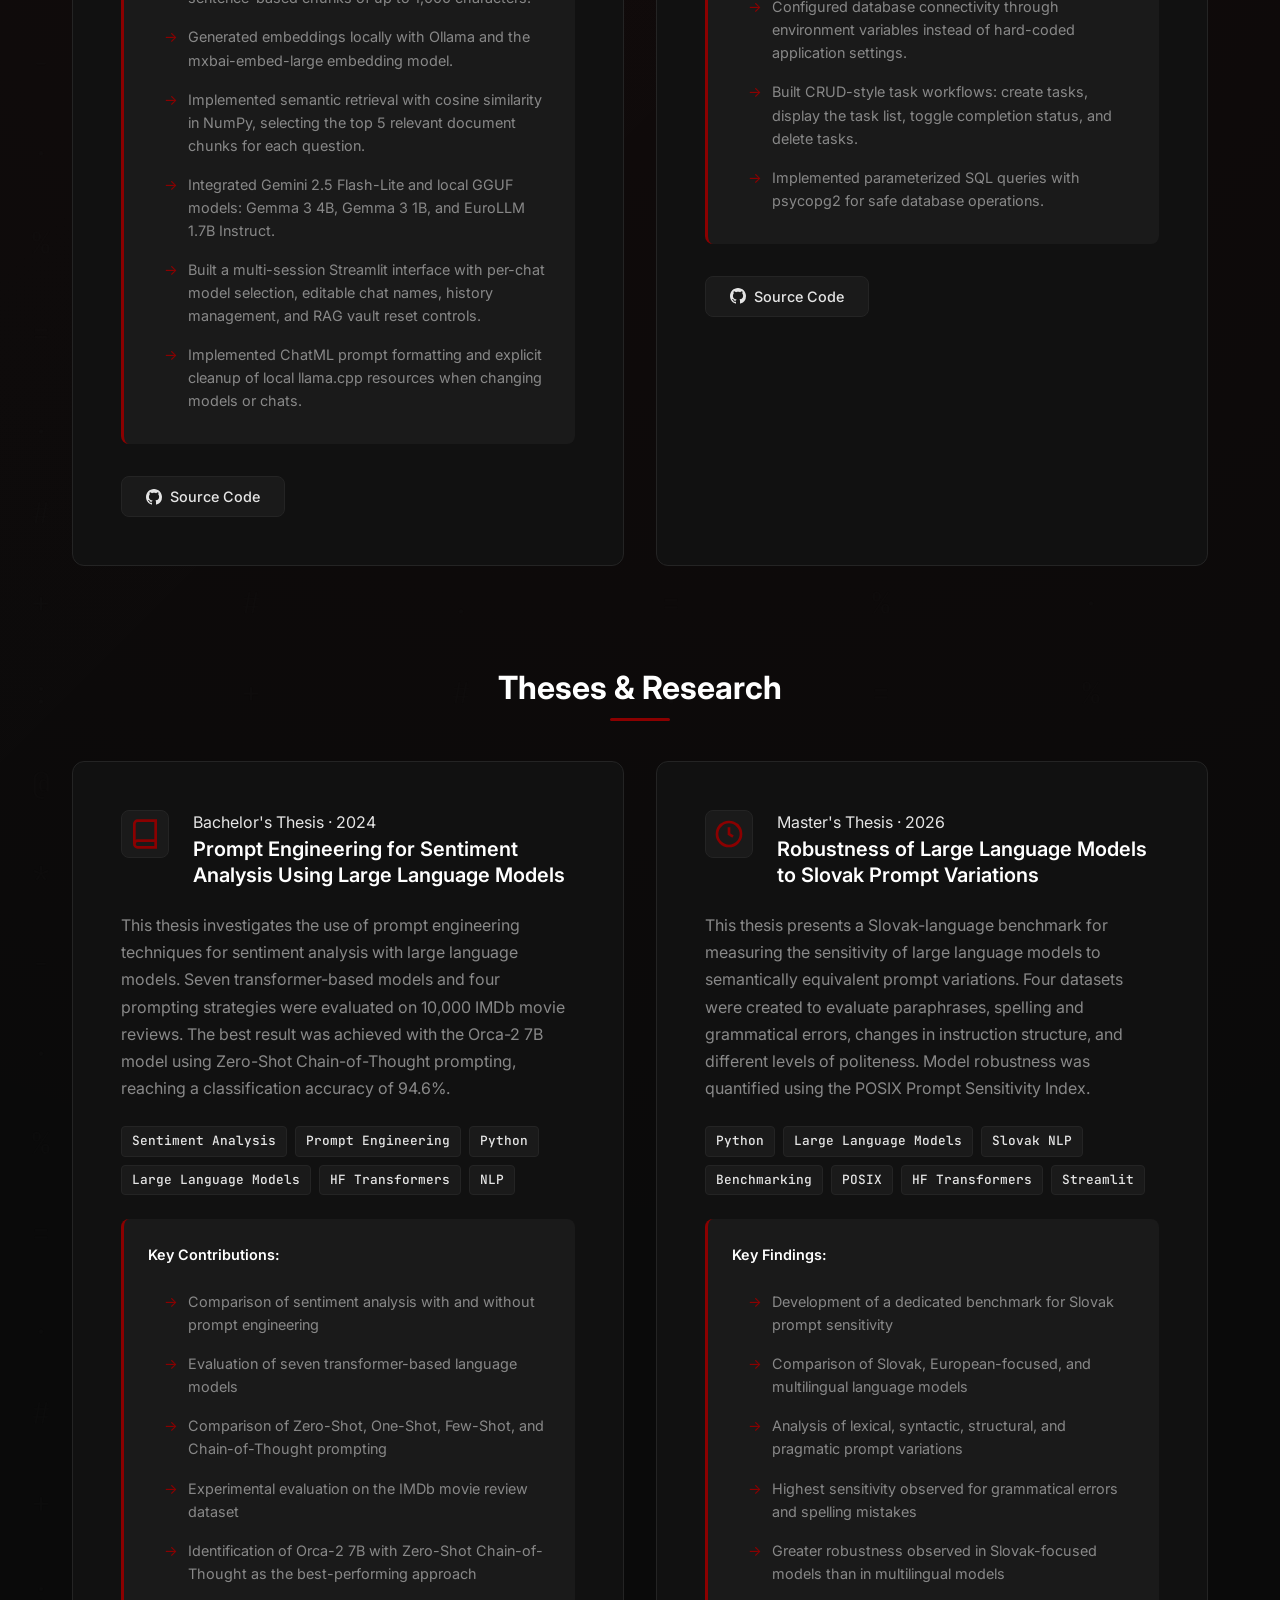
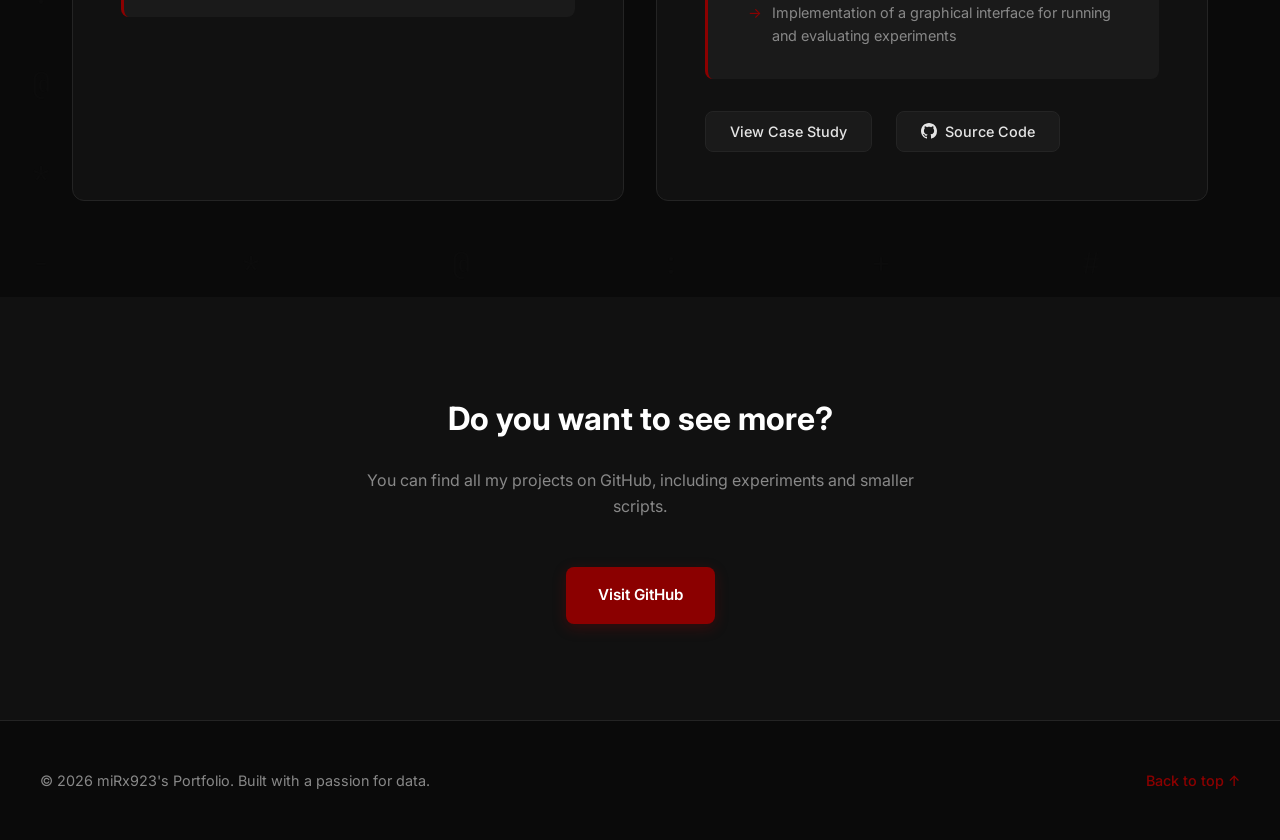
<file: projects.html>
<!DOCTYPE html>
<html lang="en">
<head>
    <meta charset="UTF-8">
    <meta name="viewport" content="width=device-width, initial-scale=1.0">
    <title>Projects | miRx923</title>
    <link rel="stylesheet" href="css/style.css">
    <link rel="preconnect" href="https://fonts.googleapis.com">
    <link rel="preconnect" href="https://fonts.gstatic.com" crossorigin>
    <link href="https://fonts.googleapis.com/css2?family=Inter:wght@300;400;500;600;700&family=JetBrains+Mono:wght@400;500&display=swap" rel="stylesheet">
</head>

<body id="top">
    <nav class="navbar">
        <div class="nav-container">
            <a href="index.html" class="nav-logo">
                <span class="logo-bracket">&lt;</span>miRx923<span class="logo-bracket">/&gt;</span>
            </a>

            <ul class="nav-menu">
                <li><a href="index.html" class="nav-link">About Me</a></li>
                <li><a href="projects.html" class="nav-link active">Projects</a></li>
                <li>
                    <a href="https://github.com/miRx923" target="_blank" rel="noopener noreferrer" class="nav-link nav-github">
                        <svg width="20" height="20" viewBox="0 0 16 16" fill="currentColor" aria-hidden="true">
                            <path d="M8 0C3.58 0 0 3.58 0 8c0 3.54 2.29 6.53 5.47 7.59.4.07.55-.17.55-.38 0-.19-.01-.82-.01-1.49-2.01.37-2.53-.49-2.69-.94-.09-.23-.48-.94-.82-1.13-.28-.15-.68-.52-.01-.53.63-.01 1.08.58 1.23.82.72 1.21 1.87.87 2.33.66.07-.52.28-.87.51-1.07-1.78-.2-3.64-.89-3.64-3.95 0-.87.31-1.59.82-2.15-.08-.2-.36-1.02.08-2.12 0 0 .67-.21 2.2.82.64-.18 1.32-.27 2-.27.68 0 1.36.09 2 .27 1.53-1.04 2.2-.82 2.2-.82.44 1.1.16 1.92.08 2.12.51.56.82 1.27.82 2.15 0 3.07-1.87 3.75-3.65 3.95.29.25.54.73.54 1.48 0 1.07-.01 1.93-.01 2.2 0 .21.15.46.55.38A8.012 8.012 0 0 0 16 8c0-4.42-3.58-8-8-8z"/>
                        </svg>
                        GitHub
                    </a>
                </li>
            </ul>
        </div>
    </nav>

    <main>
        <div class="ascii-hero-background" aria-hidden="true">
            <canvas id="asciiCanvas"></canvas>
        </div>

        <section class="projects-hero">
            <h1 class="page-title">My Projects</h1>
            <p class="page-subtitle">
                A selection of projects that demonstrate my skills in
                data engineering, ETL processes, and data analysis.
            </p>
        </section>

        <section class="projects-grid">
            <article class="project-card featured">
                <div class="project-badge">Featured</div>

                <div class="project-header">
                    <div class="project-icon">
                        <svg width="32" height="32" viewBox="0 0 24 24" fill="none" stroke="currentColor" stroke-width="2" aria-hidden="true">
                            <path d="M22 12h-4l-3 9L9 3l-3 9H2"/>
                        </svg>
                    </div>
                    <div>
                    <span class="project-type">Team Project · Backend Development</span>
                    <h2 class="project-title">Intelligent Patient Scheduling System</h2>
                    </div>
                </div>

                <p class="project-description">
                    A mobile health platform that automates the assignment of waiting patients to available
                    appointment slots. Flutter mobile client with a
                    Python-based FastAPI backend hosted on Microsoft Azure. The system uses an Azure SQL
                    database to manage patients, doctors, availability, waiting lists, appointment gaps,
                    and time-limited invitations for newly available appointments.
                </p>

                <div class="project-tech">
                    <span class="tech-tag">Python</span>
                    <span class="tech-tag">FastAPI</span>
                    <span class="tech-tag">Flutter</span>
                    <span class="tech-tag">Microsoft Azure</span>
                    <span class="tech-tag">Azure SQL</span>
                    <span class="tech-tag">Gemini API</span>
                    <span class="tech-tag">SQLAlchemy</span>
                    <span class="tech-tag">Pydantic</span>
                </div>

                <div class="project-features">
                    <h3>My Role &amp; Key Contributions:</h3>
                    <ul>
                        <li>Backend developer in a 3-person backend team (5-person total: 3 backend + 2 Dart/Flutter frontend)</li>
                        <li>Proposed the high-level client–server architecture connecting the Flutter application, FastAPI backend, and Azure SQL database.</li>
                        <li>Integrated Gemini API for multilingual (SK/EN) automatic summarization of patient notes for doctors</li>
                        <li>Built REST API endpoints for patient management, invitation handling, and gap operations</li>
                        <li>Added password hashing and role-based access control (user roles stored in database tables)</li>
                    </ul>
                </div>

                <!-- <div class="project-links">
                    <a href="https://github.com/repo" target="_blank" rel="noopener noreferrer" class="project-link">
                        <svg width="16" height="16" viewBox="0 0 16 16" fill="currentColor" aria-hidden="true">
                            <path d="M8 0C3.58 0 0 3.58 0 8c0 3.54 2.29 6.53 5.47 7.59.4.07.55-.17.55-.38 0-.19-.01-.82-.01-1.49-2.01.37-2.53-.49-2.69-.94-.09-.23-.48-.94-.82-1.13-.28-.15-.68-.52-.01-.53.63-.01 1.08.58 1.23.82.72 1.21 1.87.87 2.33.66.07-.52.28-.87.51-1.07-1.78-.2-3.64-.89-3.64-3.95 0-.87.31-1.59.82-2.15-.08-.2-.36-1.02.08-2.12 0 0 .67-.21 2.2.82.64-.18 1.32-.27 2-.27.68 0 1.36.09 2 .27 1.53-1.04 2.2-.82 2.2-.82.44 1.1.16 1.92.08 2.12.51.56.82 1.27.82 2.15 0 3.07-1.87 3.75-3.65 3.95.29.25.54.73.54 1.48 0 1.07-.01 1.93-.01 2.2 0 .21.15.46.55.38A8.012 8.012 0 0 0 16 8c0-4.42-3.58-8-8-8z"/>
                        </svg>
                        Source Code
                    </a>
                    <a href="#" class="project-link secondary">Live Demo →</a>
                </div> -->
            </article>

            <article class="project-card">
                <div class="project-header">
                    <div class="project-icon">
                        <svg width="32" height="32" viewBox="0 0 24 24" fill="none" stroke="currentColor" stroke-width="2" aria-hidden="true">
                            <path d="M12 2a10 10 0 1 0 10 10"/>
                            <path d="M12 2a10 10 0 0 1 10 10"/>
                            <path d="M8 12h.01"/>
                            <path d="M16 12h.01"/>
                            <path d="M9 16c.8.7 1.8 1 3 1s2.2-.3 3-1"/>
                        </svg>
                    </div>

                    <div>
                        <span class="project-type">Personal Project · RAG</span>
                        <h2 class="project-title">LLM ChatBot - Local &amp; Cloud Document Assistant</h2>
                    </div>
                </div>

                <p class="project-description">
                    A Streamlit-based multi-model document assistant that answers questions about uploaded
                    PDF, DOCX, and TXT files. The application implements a retrieval-augmented generation
                    pipeline with local Ollama embeddings, semantic search, and either Gemini or locally
                    executed GGUF language models.
                </p>

                <div class="project-tech">
                    <span class="tech-tag">Python</span>
                    <span class="tech-tag">Streamlit</span>
                    <span class="tech-tag">RAG</span>
                    <span class="tech-tag">Ollama</span>
                    <span class="tech-tag">Gemini API</span>
                    <span class="tech-tag">llama.cpp</span>
                    <span class="tech-tag">GGUF</span>
                    <span class="tech-tag">NumPy</span>
                    <span class="tech-tag">PyPDF2</span>
                </div>

                <div class="project-features">
                    <h3>Key Features:</h3>
                    <ul>
                        <li>Implemented a document ingestion pipeline for TXT, PDF, and DOCX files using PyPDF2 and python-docx.</li>
                        <li>Built a RAG pipeline that splits documents into sentence-based chunks of up to 1,000 characters.</li>
                        <li>Generated embeddings locally with Ollama and the mxbai-embed-large embedding model.</li>
                        <li>Implemented semantic retrieval with cosine similarity in NumPy, selecting the top 5 relevant document chunks for each question.</li>
                        <li>Integrated Gemini 2.5 Flash-Lite and local GGUF models: Gemma 3 4B, Gemma 3 1B, and EuroLLM 1.7B Instruct.</li>
                        <li>Built a multi-session Streamlit interface with per-chat model selection, editable chat names, history management, and RAG vault reset controls.</li>
                        <li>Implemented ChatML prompt formatting and explicit cleanup of local llama.cpp resources when changing models or chats.</li>
                    </ul>
                </div>

                <div class="project-links">
                    <a href="https://github.com/miRx923/streamlit-rag-chatbot"
                    target="_blank"
                    rel="noopener noreferrer"
                    class="project-link">
                        <svg width="16" height="16" viewBox="0 0 16 16" fill="currentColor" aria-hidden="true">
                            <path d="M8 0C3.58 0 0 3.58 0 8c0 3.54 2.29 6.53 5.47 7.59.4.07.55-.17.55-.38 0-.19-.01-.82-.01-1.49-2.01.37-2.53-.49-2.69-.94-.09-.23-.48-.94-.82-1.13-.28-.15-.68-.52-.01-.53.63-.01 1.08.58 1.23.82.72 1.21 1.87.87 2.33.66.07-.52.28-.87.51-1.07-1.78-.2-3.64-.89-3.64-3.95 0-.87.31-1.59.82-2.15-.08-.2-.36-1.02.08-2.12 0 0 .67-.21 2.2.82.64-.18 1.32-.27 2-.27.68 0 1.36.09 2 .27 1.53-1.04 2.2-.82 2.2-.82.44 1.1.16 1.92.08 2.12.51.56.82 1.27.82 2.15 0 3.07-1.87 3.75-3.65 3.95.29.25.54.73.54 1.48 0 1.07-.01 1.93-.01 2.2 0 .21.15.46.55.38A8.012 8.012 0 0 0 16 8c0-4.42-3.58-8-8-8z"/>
                        </svg>
                        Source Code
                    </a>

                    <!-- <a href="#" class="project-link secondary">Live Demo →</a> -->
                </div>
            </article>

            <article class="project-card">
                <div class="project-header">
                    <div class="project-icon">
                        <svg width="32" height="32" viewBox="0 0 24 24" fill="none" stroke="currentColor" stroke-width="2" aria-hidden="true">
                            <rect x="3" y="3" width="18" height="18" rx="2"/>
                            <path d="M8 3v4"/>
                            <path d="M16 3v4"/>
                            <path d="M3 9h18"/>
                            <path d="M8 14h8"/>
                            <path d="M8 18h5"/>
                        </svg>
                    </div>

                    <div>
                        <span class="project-type">Personal Project · Docker &amp; Backend Foundations</span>
                        <h2 class="project-title">Containerized To-Do Web Application</h2>
                    </div>
                </div>

                <p class="project-description">
                    A Dockerized Flask web application for managing personal tasks. The project runs a
                    Python/Flask service and PostgreSQL database as separate containers, with persistent
                    storage, environment-based database configuration, and cross-platform startup scripts.
                </p>

                <div class="project-tech">
                    <span class="tech-tag">Python</span>
                    <span class="tech-tag">Flask</span>
                    <span class="tech-tag">PostgreSQL</span>
                    <span class="tech-tag">Docker</span>
                    <span class="tech-tag">Docker Compose</span>
                    <span class="tech-tag">Alpine Linux</span>
                    <span class="tech-tag">HTML</span>
                    <span class="tech-tag">CSS</span>
                </div>

                <div class="project-features">
                    <h3>Key Features:</h3>
                    <ul>
                        <li>Built a two-container architecture with a Flask web service and PostgreSQL database orchestrated through Docker Compose.</li>
                        <li>Implemented persistent PostgreSQL storage with a mounted database volume.</li>
                        <li>Configured database connectivity through environment variables instead of hard-coded application settings.</li>
                        <li>Built CRUD-style task workflows: create tasks, display the task list, toggle completion status, and delete tasks.</li>
                        <li>Implemented parameterized SQL queries with psycopg2 for safe database operations.</li>
                    </ul>
                </div>

                <div class="project-links">
                    <a href="https://github.com/miRx923/docker-todo-list-web-app"
                    target="_blank"
                    rel="noopener noreferrer"
                    class="project-link">
                        <svg width="16" height="16" viewBox="0 0 16 16" fill="currentColor" aria-hidden="true">
                            <path d="M8 0C3.58 0 0 3.58 0 8c0 3.54 2.29 6.53 5.47 7.59.4.07.55-.17.55-.38 0-.19-.01-.82-.01-1.49-2.01.37-2.53-.49-2.69-.94-.09-.23-.48-.94-.82-1.13-.28-.15-.68-.52-.01-.53.63-.01 1.08.58 1.23.82.72 1.21 1.87.87 2.33.66.07-.52.28-.87.51-1.07-1.78-.2-3.64-.89-3.64-3.95 0-.87.31-1.59.82-2.15-.08-.2-.36-1.02.08-2.12 0 0 .67-.21 2.2.82.64-.18 1.32-.27 2-.27.68 0 1.36.09 2 .27 1.53-1.04 2.2-.82 2.2-.82.44 1.1.16 1.92.08 2.12.51.56.82 1.27.82 2.15 0 3.07-1.87 3.75-3.65 3.95.29.25.54.73.54 1.48 0 1.07-.01 1.93-.01 2.2 0 .21.15.46.55.38A8.012 8.012 0 0 0 16 8c0-4.42-3.58-8-8-8z"/>
                        </svg>
                        Source Code
                    </a>
                </div>
            </article>
        </section>

        <section class="academic-projects">
            <h2 class="section-title">Theses & Research</h2>

            <div class="projects-grid">
                <article class="project-card">
                    <div class="project-header">
                        <div class="project-icon" aria-hidden="true">
                            <svg width="32" height="32" viewBox="0 0 24 24"
                                fill="none" stroke="currentColor"
                                stroke-width="2">
                                <path d="M4 19.5A2.5 2.5 0 0 1 6.5 17H20"/>
                                <path d="M6.5 2H20v20H6.5A2.5 2.5 0 0 1 4 19.5v-15A2.5 2.5 0 0 1 6.5 2z"/>
                            </svg>
                        </div>

                        <div>
                            <span class="project-type">Bachelor's Thesis · 2024</span>
                            <h2 class="project-title">
                                Prompt Engineering for Sentiment Analysis Using Large Language Models
                            </h2>
                        </div>
                    </div>

                    <p class="project-description">
                        This thesis investigates the use of prompt engineering techniques for
                        sentiment analysis with large language models. Seven transformer-based
                        models and four prompting strategies were evaluated on 10,000 IMDb movie
                        reviews. The best result was achieved with the Orca-2 7B model using
                        Zero-Shot Chain-of-Thought prompting, reaching a classification accuracy
                        of 94.6%.
                    </p>

                    <div class="project-tech">
                        <span class="tech-tag">Sentiment Analysis</span>
                        <span class="tech-tag">Prompt Engineering</span>
                        <span class="tech-tag">Python</span>
                        <span class="tech-tag">Large Language Models</span>
                        <span class="tech-tag">HF Transformers</span>
                        <span class="tech-tag">NLP</span>
                    </div>

                    <div class="project-features">
                        <h3>Key Contributions:</h3>
                        <ul>
                            <li>Comparison of sentiment analysis with and without prompt engineering</li>
                            <li>Evaluation of seven transformer-based language models</li>
                            <li>Comparison of Zero-Shot, One-Shot, Few-Shot, and Chain-of-Thought prompting</li>
                            <li>Experimental evaluation on the IMDb movie review dataset</li>
                            <li>Identification of Orca-2 7B with Zero-Shot Chain-of-Thought as the best-performing approach</li>
                        </ul>
                    </div>

                    <!-- <div class="project-links">
                        <a href="..." target="_blank" rel="noopener noreferrer" class="project-link">
                            Thesis PDF
                        </a>
                        <a href="..." target="_blank" rel="noopener noreferrer" class="project-link secondary">
                            Source Code
                        </a>
                    </div> -->
                </article>

                <article class="project-card">
                    <div class="project-header">
                        <div class="project-icon" aria-hidden="true">
                            <svg width="32" height="32" viewBox="0 0 24 24"
                                fill="none" stroke="currentColor"
                                stroke-width="2">
                                <circle cx="12" cy="12" r="9"/>
                                <path d="M12 7v5l3 2"/>
                                <path d="M4.9 4.9l1.4 1.4"/>
                                <path d="M19.1 4.9l-1.4 1.4"/>
                            </svg>
                        </div>

                        <div>
                            <span class="project-type">Master's Thesis · 2026</span>
                            <h2 class="project-title">
                                Robustness of Large Language Models to Slovak Prompt Variations
                            </h2>
                        </div>
                    </div>

                    <p class="project-description">
                        This thesis presents a Slovak-language benchmark for measuring the
                        sensitivity of large language models to semantically equivalent prompt
                        variations. Four datasets were created to evaluate paraphrases, spelling
                        and grammatical errors, changes in instruction structure, and different
                        levels of politeness. Model robustness was quantified using the POSIX
                        Prompt Sensitivity Index.
                    </p>

                    <div class="project-tech">
                        <span class="tech-tag">Python</span>
                        <span class="tech-tag">Large Language Models</span>
                        <span class="tech-tag">Slovak NLP</span>
                        <span class="tech-tag">Benchmarking</span>
                        <span class="tech-tag">POSIX</span>
                        <span class="tech-tag">HF Transformers</span>
                        <span class="tech-tag">Streamlit</span>
                    </div>

                    <div class="project-features">
                        <h3>Key Findings:</h3>
                        <ul>
                            <li>Development of a dedicated benchmark for Slovak prompt sensitivity</li>
                            <li>Comparison of Slovak, European-focused, and multilingual language models</li>
                            <li>Analysis of lexical, syntactic, structural, and pragmatic prompt variations</li>
                            <li>Highest sensitivity observed for grammatical errors and spelling mistakes</li>
                            <li>Greater robustness observed in Slovak-focused models than in multilingual models</li>
                            <li>Implementation of a graphical interface for running and evaluating experiments</li>
                        </ul>
                    </div>

                    <div class="project-links">
                        <a href="masters-thesis.html" class="project-link">
                            View Case Study
                        </a>
                        <!-- <a href="..." target="_blank" rel="noopener noreferrer" class="project-link">
                            Thesis PDF
                        </a> -->
                        <a href="https://github.com/repo" target="_blank" rel="noopener noreferrer" class="project-link">
                            <svg width="16" height="16" viewBox="0 0 16 16" fill="currentColor" aria-hidden="true">
                                <path d="M8 0C3.58 0 0 3.58 0 8c0 3.54 2.29 6.53 5.47 7.59.4.07.55-.17.55-.38 0-.19-.01-.82-.01-1.49-2.01.37-2.53-.49-2.69-.94-.09-.23-.48-.94-.82-1.13-.28-.15-.68-.52-.01-.53.63-.01 1.08.58 1.23.82.72 1.21 1.87.87 2.33.66.07-.52.28-.87.51-1.07-1.78-.2-3.64-.89-3.64-3.95 0-.87.31-1.59.82-2.15-.08-.2-.36-1.02.08-2.12 0 0 .67-.21 2.2.82.64-.18 1.32-.27 2-.27.68 0 1.36.09 2 .27 1.53-1.04 2.2-.82 2.2-.82.44 1.1.16 1.92.08 2.12.51.56.82 1.27.82 2.15 0 3.07-1.87 3.75-3.65 3.95.29.25.54.73.54 1.48 0 1.07-.01 1.93-.01 2.2 0 .21.15.46.55.38A8.012 8.012 0 0 0 16 8c0-4.42-3.58-8-8-8z"/>
                            </svg>
                            Source Code
                        </a>
                    </div>
                </article>
            </div>
        </section>

        <section class="cta-section reveal">
            <div class="cta-content">
                <h2>Do you want to see more?</h2>
                <p>You can find all my projects on GitHub, including experiments and smaller scripts.</p>
                <a href="https://github.com/miRx923" target="_blank" rel="noopener noreferrer" class="btn btn-primary">Visit GitHub</a>
            </div>
        </section>
    </main>

    <footer class="footer">
        <div class="footer-content">
            <p>&copy; 2026 miRx923's Portfolio. Built with a passion for data.</p>
            <a href="#top" class="back-to-top">Back to top ↑</a>
        </div>
    </footer>

    <script src="js/main.js"></script>
</body>
</html>
</file>
<file: css/style.css>
:root {
    /* Colors */
    --color-black: #0a0a0a;
    --color-dark: #111111;
    --color-dark-2: #1a1a1a;
    --color-dark-3: #242424;
    --color-gray: #888888;
    --color-light: #e5e5e5;
    --color-white: #ffffff;
    
    /* Accent - Dark Red */
    --color-accent: #8b0000;
    --color-accent-light: #a52a2a;
    --color-accent-dark: #5c0000;
    --color-accent-glow: rgba(139, 0, 0, 0.3);
    
    /* Typography */
    --font-primary: 'Inter', -apple-system, BlinkMacSystemFont, sans-serif;
    --font-mono: 'JetBrains Mono', 'Fira Code', monospace;
    
    /* Spacing */
    --spacing-xs: 0.5rem;
    --spacing-sm: 1rem;
    --spacing-md: 1.5rem;
    --spacing-lg: 2rem;
    --spacing-xl: 3rem;
    --spacing-2xl: 4rem;
    --spacing-3xl: 6rem;
    
    /* Border Radius */
    --radius-sm: 4px;
    --radius-md: 8px;
    --radius-lg: 12px;
    --radius-xl: 16px;
    
    /* Transitions */
    --transition-fast: 150ms ease;
    --transition-normal: 250ms ease;
    --transition-slow: 350ms ease;
}

/* ============================================
   Reset & Base
   ============================================ */

*,
*::before,
*::after {
    margin: 0;
    padding: 0;
    box-sizing: border-box;
}

html {
    scroll-behavior: smooth;
}

body {
    font-family: var(--font-primary);
    background-color: var(--color-black);
    color: var(--color-light);
    line-height: 1.6;
    -webkit-font-smoothing: antialiased;
    -moz-osx-font-smoothing: grayscale;
}

/* ============================================
   Navigation
   ============================================ */

.navbar {
    position: fixed;
    top: 0;
    left: 0;
    right: 0;
    z-index: 1000;
    background-color: rgba(10, 10, 10, 0.9);
    backdrop-filter: blur(10px);
    border-bottom: 1px solid var(--color-dark-3);
}

.nav-container {
    max-width: 1200px;
    margin: 0 auto;
    padding: var(--spacing-sm) var(--spacing-lg);
    display: flex;
    justify-content: space-between;
    align-items: center;
}

.nav-logo {
    font-family: var(--font-mono);
    font-size: 1.5rem;
    font-weight: 700;
    color: var(--color-white);
    text-decoration: none;
    display: flex;
    align-items: center;
    gap: 2px;
}

.logo-bracket {
    color: var(--color-accent);
}

.nav-menu {
    display: flex;
    list-style: none;
    gap: var(--spacing-lg);
    align-items: center;
}

.nav-link {
    color: var(--color-gray);
    text-decoration: none;
    font-weight: 500;
    font-size: 0.95rem;
    transition: color var(--transition-fast);
    display: flex;
    align-items: center;
    gap: var(--spacing-xs);
}

.nav-link:hover,
.nav-link.active {
    color: var(--color-white);
}

.nav-link.active {
    position: relative;
}

.nav-link.active::after {
    content: '';
    position: absolute;
    bottom: -4px;
    left: 0;
    right: 0;
    height: 2px;
    background-color: var(--color-accent);
}

.nav-github {
    padding: var(--spacing-xs) var(--spacing-sm);
    background-color: var(--color-dark-2);
    border-radius: var(--radius-md);
    border: 1px solid var(--color-dark-3);
}

.nav-github:hover {
    background-color: var(--color-accent);
    border-color: var(--color-accent);
}

/* ============================================
   Hero Section
   ============================================ */

.hero {
    min-height: 100vh;
    display: flex;
    align-items: center;
    justify-content: space-between;
    max-width: 1200px;
    margin: 0 auto;
    padding: var(--spacing-3xl) var(--spacing-lg);
    gap: var(--spacing-2xl);
}

.hero-content {
    flex: 1;
    max-width: 600px;
}

.hero-badge {
    display: inline-flex;
    align-items: center;
    gap: var(--spacing-xs);
    padding: var(--spacing-xs) var(--spacing-sm);
    background-color: var(--color-dark-2);
    border: 1px solid var(--color-dark-3);
    border-radius: 100px;
    font-size: 0.85rem;
    color: var(--color-gray);
    margin-bottom: var(--spacing-lg);
}

.badge-dot {
    width: 8px;
    height: 8px;
    background-color: #22c55e;
    border-radius: 50%;
    animation: pulse 2s infinite;
}

@keyframes pulse {
    0%, 100% { opacity: 1; }
    50% { opacity: 0.5; }
}

.hero-title {
    font-size: 3.5rem;
    font-weight: 700;
    line-height: 1.1;
    color: var(--color-white);
    margin-bottom: var(--spacing-lg);
}

.highlight {
    color: var(--color-accent);
    position: relative;
}

.highlight::after {
    content: '';
    position: absolute;
    bottom: 4px;
    left: 0;
    right: 0;
    height: 8px;
    background-color: var(--color-accent-glow);
    z-index: -1;
}

.hero-subtitle {
    font-size: 1.15rem;
    color: var(--color-gray);
    margin-bottom: var(--spacing-xl);
    line-height: 1.7;
}

.hero-cta {
    display: flex;
    gap: var(--spacing-md);
    flex-wrap: wrap;
}

/* ============================================
   Buttons
   ============================================ */

.btn {
    display: inline-flex;
    align-items: center;
    justify-content: center;
    padding: var(--spacing-sm) var(--spacing-lg);
    font-weight: 600;
    font-size: 0.95rem;
    text-decoration: none;
    border-radius: var(--radius-md);
    transition: all var(--transition-normal);
    cursor: pointer;
    border: none;
}

.btn-primary {
    background-color: var(--color-accent);
    color: var(--color-white);
    box-shadow: 0 4px 14px var(--color-accent-glow);
}

.btn-primary:hover {
    background-color: var(--color-accent-light);
    transform: translateY(-2px);
    box-shadow: 0 6px 20px var(--color-accent-glow);
}

.btn-secondary {
    background-color: transparent;
    color: var(--color-light);
    border: 1px solid var(--color-dark-3);
}

.btn-secondary:hover {
    background-color: var(--color-dark-2);
    border-color: var(--color-gray);
}

/* ============================================
   Code Window (Hero Visual)
   ============================================ */

.hero-visual {
    flex: 1;
    display: flex;
    justify-content: center;
    align-items: center;
}

.code-window {
    background-color: var(--color-dark);
    border: 1px solid var(--color-dark-3);
    border-radius: var(--radius-lg);
    overflow: hidden;
    box-shadow: 0 20px 60px rgba(0, 0, 0, 0.5);
    max-width: 500px;
    width: 100%;
}

.code-header {
    display: flex;
    align-items: center;
    gap: var(--spacing-xs);
    padding: var(--spacing-sm) var(--spacing-md);
    background-color: var(--color-dark-2);
    border-bottom: 1px solid var(--color-dark-3);
}

.code-dot {
    width: 12px;
    height: 12px;
    border-radius: 50%;
}

.code-dot.red { background-color: #ff5f56; }
.code-dot.yellow { background-color: #ffbd2e; }
.code-dot.green { background-color: #27c93f; }

.code-title {
    margin-left: var(--spacing-sm);
    font-family: var(--font-mono);
    font-size: 0.8rem;
    color: var(--color-gray);
}

.code-body {
    padding: var(--spacing-md);
    font-family: var(--font-mono);
    font-size: 0.85rem;
    line-height: 1.8;
}

.code-line {
    white-space: pre;
}

.code-keyword {
    color: var(--color-accent-light);
}

.code-function {
    color: #61afef;
}

.code-comment {
    color: #5c6370;
    font-style: italic;
}

/* ============================================
   Section Titles
   ============================================ */

.section-title {
    font-size: 2rem;
    font-weight: 700;
    color: var(--color-white);
    margin-bottom: var(--spacing-xl);
    text-align: center;
    position: relative;
    display: inline-block;
    left: 50%;
    transform: translateX(-50%);
}

.section-title::after {
    content: '';
    position: absolute;
    bottom: -8px;
    left: 50%;
    transform: translateX(-50%);
    width: 60px;
    height: 3px;
    background-color: var(--color-accent);
    border-radius: 2px;
}

/* ============================================
   Skills Section
   ============================================ */

.skills {
    padding: var(--spacing-3xl) var(--spacing-lg);
    background-color: var(--color-dark);
}

.skills-grid {
    max-width: 1200px;
    margin: 0 auto;
    display: grid;
    grid-template-columns: repeat(auto-fit, minmax(300px, 1fr));
    gap: var(--spacing-lg);
}

.skill-category {
    background-color: var(--color-dark-2);
    border: 1px solid var(--color-dark-3);
    border-radius: var(--radius-lg);
    padding: var(--spacing-lg);
    transition: all var(--transition-normal);
}

.skill-category:hover {
    border-color: var(--color-accent);
    transform: translateY(-4px);
    box-shadow: 0 10px 30px rgba(0, 0, 0, 0.3);
}

.skill-category-title {
    font-size: 1rem;
    font-weight: 600;
    color: var(--color-white);
    margin-bottom: var(--spacing-md);
    padding-bottom: var(--spacing-sm);
    border-bottom: 2px solid var(--color-accent);
    display: inline-block;
}

.skill-tags {
    display: flex;
    flex-wrap: wrap;
    gap: var(--spacing-xs);
}

.skill-tag {
    padding: var(--spacing-xs) var(--spacing-sm);
    background-color: var(--color-dark-3);
    color: var(--color-light);
    font-size: 0.85rem;
    font-weight: 500;
    border-radius: var(--radius-sm);
    transition: all var(--transition-fast);
}

.skill-tag:hover {
    background-color: var(--color-accent);
    color: var(--color-white);
}

/* ============================================
   About Section
   ============================================ */

.about {
    padding: var(--spacing-3xl) var(--spacing-lg);
}

.about-content {
    max-width: 1000px;
    margin: 0 auto;
    display: grid;
    grid-template-columns: 1fr 1fr;
    gap: var(--spacing-2xl);
    align-items: start;
}

.about-text p {
    color: var(--color-gray);
    margin-bottom: var(--spacing-md);
    font-size: 1.05rem;
    line-height: 1.8;
}

.about-text strong {
    color: var(--color-white);
}

.about-stats {
    display: flex;
    flex-direction: column;
    gap: var(--spacing-md);
}

.stat-card {
    background-color: var(--color-dark-2);
    border: 1px solid var(--color-dark-3);
    border-radius: var(--radius-lg);
    padding: var(--spacing-lg);
    text-align: center;
    transition: all var(--transition-normal);
}

.stat-card:hover {
    border-color: var(--color-accent);
    transform: scale(1.02);
}

.stat-number {
    display: block;
    font-size: 2.5rem;
    font-weight: 700;
    color: var(--color-accent);
    line-height: 1;
    margin-bottom: var(--spacing-xs);
}

.stat-label {
    color: var(--color-gray);
    font-size: 0.9rem;
}

/* ============================================
   Contact Section
   ============================================ */

.contact {
    padding: var(--spacing-3xl) var(--spacing-lg);
    background-color: var(--color-dark);
}

.contact-content {
    max-width: 600px;
    margin: 0 auto;
    text-align: center;
}

.contact-text {
    color: var(--color-gray);
    font-size: 1.1rem;
    margin-bottom: var(--spacing-xl);
}

.contact-links {
    display: flex;
    justify-content: center;
    gap: var(--spacing-md);
    flex-wrap: wrap;
}

.contact-link {
    display: inline-flex;
    align-items: center;
    gap: var(--spacing-xs);
    padding: var(--spacing-sm) var(--spacing-lg);
    background-color: var(--color-dark-2);
    border: 1px solid var(--color-dark-3);
    border-radius: var(--radius-md);
    color: var(--color-light);
    text-decoration: none;
    font-weight: 500;
    transition: all var(--transition-normal);
}

.contact-link:hover {
    background-color: var(--color-accent);
    border-color: var(--color-accent);
    color: var(--color-white);
    transform: translateY(-2px);
}

/* ============================================
   Projects Page
   ============================================ */

.projects-hero {
    padding: var(--spacing-3xl) var(--spacing-lg) var(--spacing-2xl);
    text-align: center;
    max-width: 800px;
    margin: 0 auto;
}

.page-title {
    font-size: 3rem;
    font-weight: 700;
    color: var(--color-white);
    margin-bottom: var(--spacing-md);
}

.page-subtitle {
    font-size: 1.15rem;
    color: var(--color-gray);
}

.projects-grid {
    max-width: 1200px;
    margin: 0 auto;
    padding: 0 var(--spacing-lg) var(--spacing-3xl);
    display: grid;
    grid-template-columns: repeat(2, minmax(0, 1fr));
    gap: var(--spacing-lg);
}

.project-card {
    background-color: var(--color-dark);
    border: 1px solid var(--color-dark-3);
    border-radius: var(--radius-lg);
    padding: var(--spacing-xl);
    transition: all var(--transition-normal);
    position: relative;
    overflow: hidden;
}

.project-card::before {
    content: '';
    position: absolute;
    top: 0;
    left: 0;
    right: 0;
    height: 3px;
    background: linear-gradient(90deg, var(--color-accent), transparent);
    opacity: 0;
    transition: opacity var(--transition-normal);
}

.project-card:hover {
    border-color: var(--color-accent);
    transform: translateY(-4px);
    box-shadow: 0 20px 40px rgba(0, 0, 0, 0.4);
}

.project-card:hover::before {
    opacity: 1;
}

.project-card.featured {
    grid-column: 1 / -1;
    background: linear-gradient(135deg, var(--color-dark) 0%, var(--color-dark-2) 100%);
}

.project-badge {
    position: absolute;
    top: var(--spacing-md);
    right: var(--spacing-md);
    padding: var(--spacing-xs) var(--spacing-sm);
    background-color: var(--color-accent);
    color: var(--color-white);
    font-size: 0.75rem;
    font-weight: 600;
    text-transform: uppercase;
    letter-spacing: 0.5px;
    border-radius: var(--radius-sm);
}

.project-header {
    display: flex;
    align-items: flex-start;
    gap: var(--spacing-md);
    margin-bottom: var(--spacing-md);
}

.project-icon {
    flex-shrink: 0;
    width: 48px;
    height: 48px;
    background-color: var(--color-dark-2);
    border: 1px solid var(--color-dark-3);
    border-radius: var(--radius-md);
    display: flex;
    align-items: center;
    justify-content: center;
    color: var(--color-accent);
}

.project-title {
    font-size: 1.25rem;
    font-weight: 600;
    color: var(--color-white);
    line-height: 1.3;
}

.project-description {
    color: var(--color-gray);
    margin-bottom: var(--spacing-md);
    line-height: 1.7;
}

.project-tech {
    display: flex;
    flex-wrap: wrap;
    gap: var(--spacing-xs);
    margin-bottom: var(--spacing-md);
}

.tech-tag {
    padding: 4px 10px;
    background-color: var(--color-dark-2);
    border: 1px solid var(--color-dark-3);
    color: var(--color-light);
    font-size: 0.8rem;
    font-weight: 500;
    border-radius: var(--radius-sm);
    font-family: var(--font-mono);
}

.project-features {
    margin-bottom: var(--spacing-lg);
    padding: var(--spacing-md);
    background-color: var(--color-dark-2);
    border-radius: var(--radius-md);
    border-left: 3px solid var(--color-accent);
}

.project-features h3 {
    font-size: 0.9rem;
    font-weight: 600;
    color: var(--color-white);
    margin-bottom: var(--spacing-sm);
}

.project-features ul {
    list-style: none;
    padding-left: var(--spacing-sm);
}

.project-features li {
    color: var(--color-gray);
    font-size: 0.9rem;
    padding: var(--spacing-xs) 0;
    position: relative;
    padding-left: var(--spacing-md);
}

.project-features li::before {
    content: '→';
    position: absolute;
    left: 0;
    color: var(--color-accent);
}

.project-links {
    display: flex;
    gap: var(--spacing-md);
    flex-wrap: wrap;
}

.project-link {
    display: inline-flex;
    align-items: center;
    gap: var(--spacing-xs);
    padding: var(--spacing-xs) var(--spacing-md);
    background-color: var(--color-dark-2);
    border: 1px solid var(--color-dark-3);
    border-radius: var(--radius-md);
    color: var(--color-light);
    text-decoration: none;
    font-size: 0.9rem;
    font-weight: 500;
    transition: all var(--transition-fast);
}

.project-link:hover {
    background-color: var(--color-accent);
    border-color: var(--color-accent);
    color: var(--color-white);
}

.project-link.secondary {
    background-color: transparent;
    border-color: transparent;
    color: var(--color-accent);
}

.project-link.secondary:hover {
    background-color: var(--color-accent-glow);
}

/* ============================================
   CTA Section
   ============================================ */

.cta-section {
    padding: var(--spacing-3xl) var(--spacing-lg);
    background-color: var(--color-dark);
}

.cta-content {
    max-width: 600px;
    margin: 0 auto;
    text-align: center;
}

.cta-content h2 {
    font-size: 2rem;
    font-weight: 700;
    color: var(--color-white);
    margin-bottom: var(--spacing-md);
}

.cta-content p {
    color: var(--color-gray);
    margin-bottom: var(--spacing-xl);
}

/* ============================================
   Footer
   ============================================ */

.footer {
    padding: var(--spacing-xl) var(--spacing-lg);
    border-top: 1px solid var(--color-dark-3);
}

.footer-content {
    max-width: 1200px;
    margin: 0 auto;
    display: flex;
    justify-content: space-between;
    align-items: center;
    flex-wrap: wrap;
    gap: var(--spacing-md);
}

.footer p {
    color: var(--color-gray);
    font-size: 0.9rem;
}

.back-to-top {
    color: var(--color-accent);
    text-decoration: none;
    font-size: 0.9rem;
    font-weight: 500;
    transition: color var(--transition-fast);
}

.back-to-top:hover {
    color: var(--color-accent-light);
}

/* ============================================
   Responsive Design
   ============================================ */

@media (max-width: 968px) {
    .hero {
        flex-direction: column;
        text-align: center;
        padding-top: var(--spacing-2xl);
    }
    
    .hero-content {
        max-width: 100%;
    }
    
    .hero-cta {
        justify-content: center;
    }
    
    .hero-title {
        font-size: 2.5rem;
    }
    
    .about-content {
        grid-template-columns: 1fr;
    }
    
    .about-stats {
        flex-direction: row;
        justify-content: center;
    }
    
    .stat-card {
        flex: 1;
        min-width: 120px;
    }
}

@media (max-width: 640px) {
    .nav-menu {
        gap: var(--spacing-sm);
    }
    
    .nav-link {
        font-size: 0.85rem;
    }
    
    .nav-github span {
        display: none;
    }
    
    .hero-title {
        font-size: 2rem;
    }
    
    .page-title {
        font-size: 2rem;
    }
    
    .projects-grid {
        grid-template-columns: 1fr;
    }
    
    .project-card.featured {
        grid-column: auto;
    }
    
    .about-stats {
        flex-direction: column;
    }
    
    .contact-links {
        flex-direction: column;
        align-items: center;
    }
    
    .footer-content {
        flex-direction: column;
        text-align: center;
    }
}

/* ============================================
   Animations
   ============================================ */

@keyframes fadeInUp {
    from {
        opacity: 0;
        transform: translateY(20px);
    }
    to {
        opacity: 1;
        transform: translateY(0);
    }
}

.project-card {
    animation: fadeInUp 0.5s ease forwards;
}

.project-card:nth-child(1) { animation-delay: 0.1s; }
.project-card:nth-child(2) { animation-delay: 0.2s; }
.project-card:nth-child(3) { animation-delay: 0.3s; }
.project-card:nth-child(4) { animation-delay: 0.4s; }
.project-card:nth-child(5) { animation-delay: 0.5s; }
.project-card:nth-child(6) { animation-delay: 0.6s; }

/* ============================================
   Scrollbar Styling
   ============================================ */

::-webkit-scrollbar {
    width: 10px;
}

::-webkit-scrollbar-track {
    background: var(--color-dark);
}

::-webkit-scrollbar-thumb {
    background: var(--color-dark-3);
    border-radius: 5px;
}

::-webkit-scrollbar-thumb:hover {
    background: var(--color-accent);
}

/* ============================================
   Selection Styling
   ============================================ */

::selection {
    background-color: var(--color-accent);
    color: var(--color-white);
}


/* ============================================
   Interactive ASCII hero background
   ============================================ */
main {
    position: relative;
    isolation: isolate;
    overflow: hidden;
}

main > section {
    position: relative;
    z-index: 1;
}

.ascii-hero-background {
    position: absolute;
    inset: 0;
    z-index: 0;
    overflow: hidden;
    pointer-events: none;
    user-select: none;
    background:
        radial-gradient(circle at 50% 30%, rgba(139, 0, 0, 0.06), transparent 60%),
        linear-gradient(135deg, rgba(255, 255, 255, 0.012), transparent 55%);
}

#asciiCanvas {
    display: block;
    width: 100%;
    height: 100%;
    opacity: 0.92;
}

@media (max-width: 968px) {
    #asciiCanvas {
        opacity: 0.55;
    }
}

@media (prefers-reduced-motion: reduce) {
    #asciiCanvas {
        opacity: 0.45;
    }
}

/* ============================================
   Scroll reveal animations
   ============================================ */

.reveal {
    opacity: 0;
    transform: translateY(28px);
    transition:
        opacity 700ms ease,
        transform 700ms cubic-bezier(0.22, 1, 0.36, 1);
    will-change: opacity, transform;
}

.reveal.reveal-left {
    transform: translateX(-34px);
}

.reveal.reveal-right {
    transform: translateX(34px);
}

.reveal.animate-in {
    opacity: 1;
    transform: translate3d(0, 0, 0);
}

/* Karty môžu prísť o trochu neskôr, postupne. */
.skills-grid .skill-category:nth-child(1) { transition-delay: 60ms; }
.skills-grid .skill-category:nth-child(2) { transition-delay: 120ms; }
.skills-grid .skill-category:nth-child(3) { transition-delay: 180ms; }
.skills-grid .skill-category:nth-child(4) { transition-delay: 240ms; }
.skills-grid .skill-category:nth-child(5) { transition-delay: 300ms; }
.skills-grid .skill-category:nth-child(6) { transition-delay: 360ms; }

@media (prefers-reduced-motion: reduce) {
    .reveal,
    .reveal.reveal-left,
    .reveal.reveal-right {
        opacity: 1;
        transform: none;
        transition: none;
    }
}
</file>
